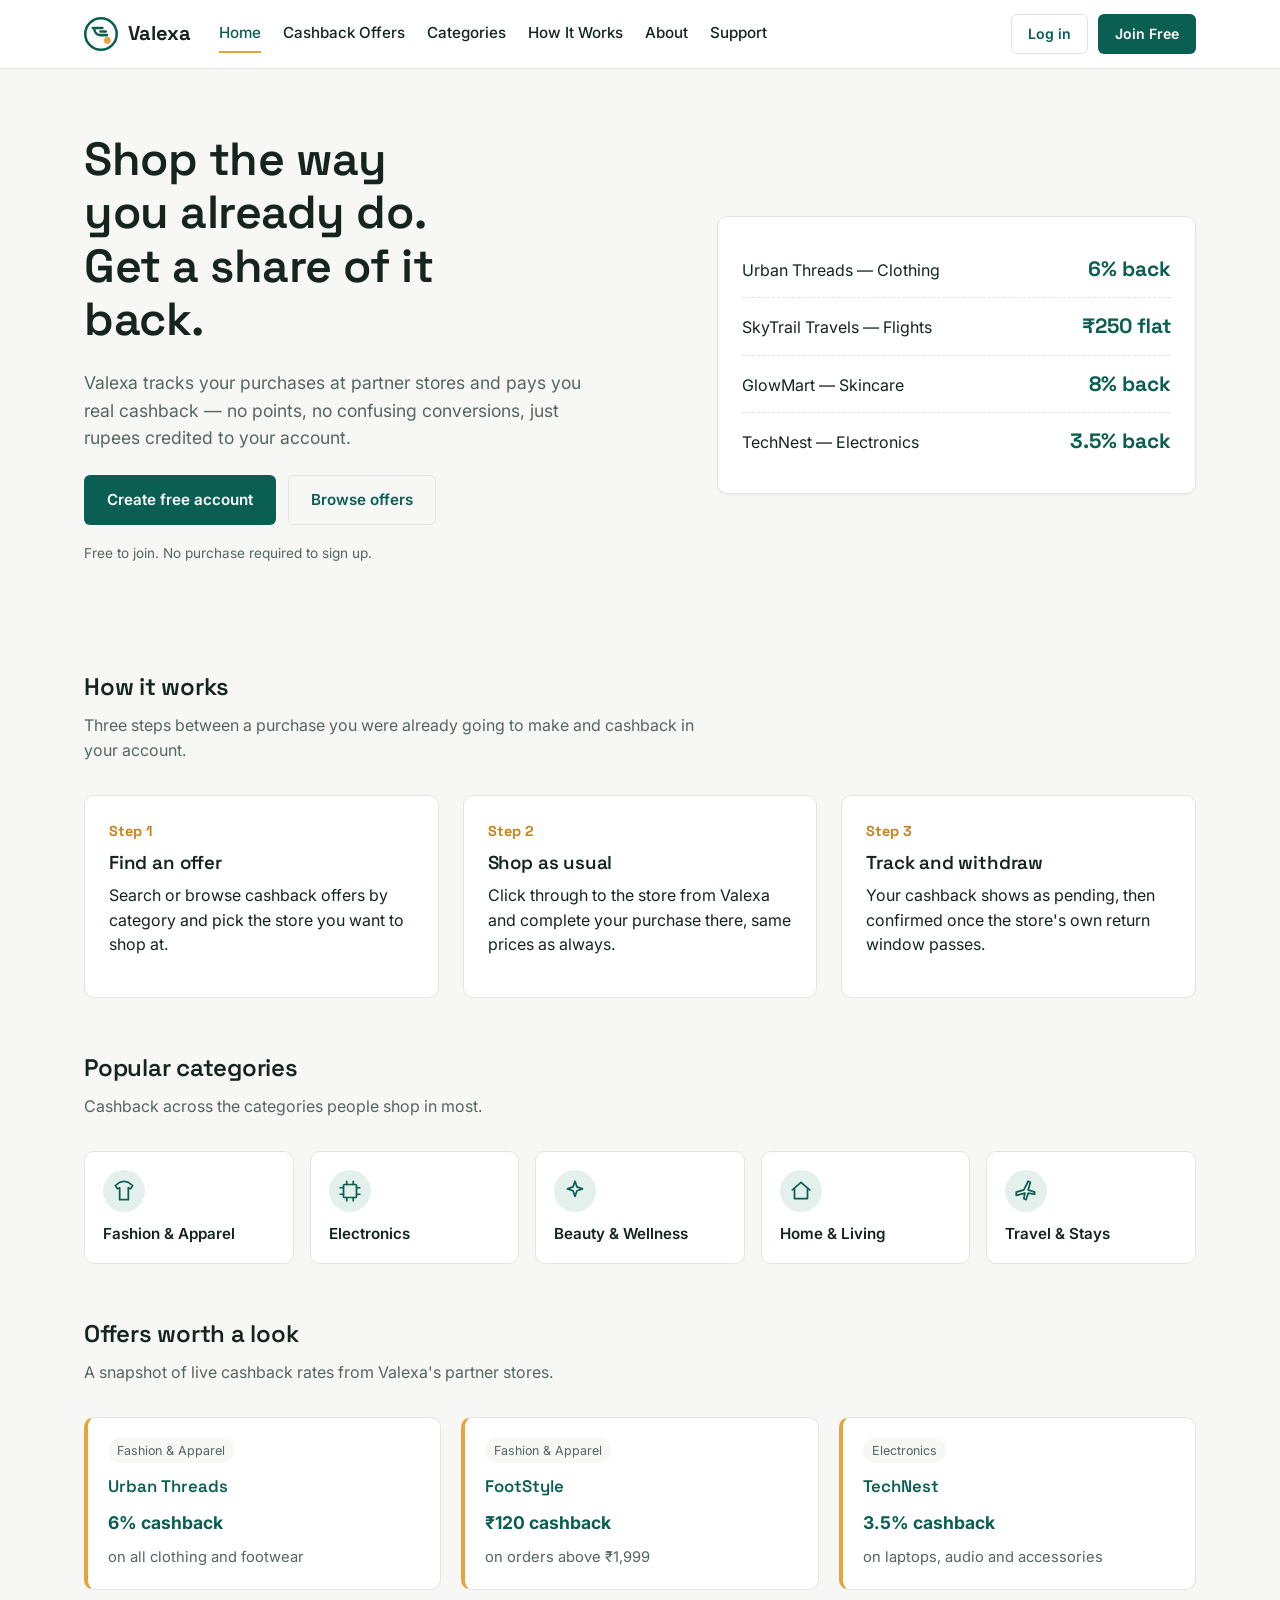
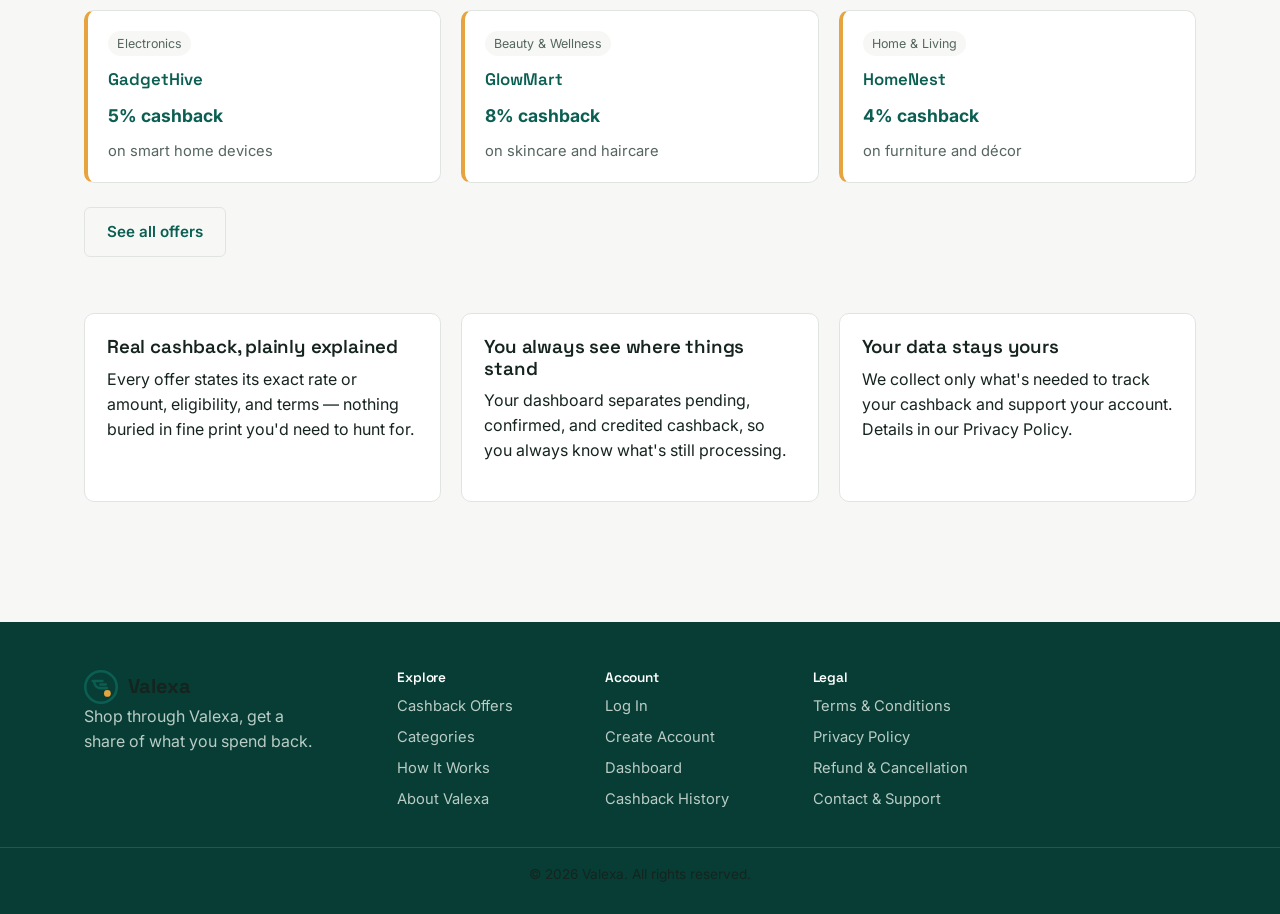
<file: index.html>
<!DOCTYPE html>
<html lang="en">
<head>
<meta charset="UTF-8">
<meta name="viewport" content="width=device-width, initial-scale=1.0">
<title>Valexa — Earn Cashback on Everyday Shopping</title>
<meta name="description" content="Valexa gives you real cashback when you shop through your favourite online stores. Simple to track, transparent about how it works, no hidden conditions.">
<link rel="icon" href="data:,">
<link rel="stylesheet" href="css/style.css">
</head>
<body>

<header class="site-header" id="site-header"></header>

<main>
  <section class="hero">
    <div class="container hero-inner">
      <div>
        <h1>Shop the way you already do. Get a share of it back.</h1>
        <p class="hero-sub">Valexa tracks your purchases at partner stores and pays you real cashback — no points, no confusing conversions, just rupees credited to your account.</p>
        <div class="hero-actions">
          <a href="register.html" class="btn btn-primary">Create free account</a>
          <a href="offers.html" class="btn btn-ghost">Browse offers</a>
        </div>
        <p class="hero-note">Free to join. No purchase required to sign up.</p>
      </div>
      <div class="hero-panel">
        <div class="hero-panel-row"><span>Urban Threads — Clothing</span><span class="amount">6% back</span></div>
        <div class="hero-panel-row"><span>SkyTrail Travels — Flights</span><span class="amount">₹250 flat</span></div>
        <div class="hero-panel-row"><span>GlowMart — Skincare</span><span class="amount">8% back</span></div>
        <div class="hero-panel-row"><span>TechNest — Electronics</span><span class="amount">3.5% back</span></div>
      </div>
    </div>
  </section>

  <section class="section">
    <div class="container">
      <div class="section-head">
        <h2>How it works</h2>
        <p>Three steps between a purchase you were already going to make and cashback in your account.</p>
      </div>
      <div class="steps-grid">
        <div class="step-card">
          <div class="step-num">Step 1</div>
          <h3>Find an offer</h3>
          <p>Search or browse cashback offers by category and pick the store you want to shop at.</p>
        </div>
        <div class="step-card">
          <div class="step-num">Step 2</div>
          <h3>Shop as usual</h3>
          <p>Click through to the store from Valexa and complete your purchase there, same prices as always.</p>
        </div>
        <div class="step-card">
          <div class="step-num">Step 3</div>
          <h3>Track and withdraw</h3>
          <p>Your cashback shows as pending, then confirmed once the store's own return window passes.</p>
        </div>
      </div>
    </div>
  </section>

  <section class="section" style="padding-top:0;">
    <div class="container">
      <div class="section-head">
        <h2>Popular categories</h2>
        <p>Cashback across the categories people shop in most.</p>
      </div>
      <div class="category-grid" id="home-categories"></div>
    </div>
  </section>

  <section class="section" style="padding-top:0;">
    <div class="container">
      <div class="section-head">
        <h2>Offers worth a look</h2>
        <p>A snapshot of live cashback rates from Valexa's partner stores.</p>
      </div>
      <div class="offer-grid" id="home-offers"></div>
      <div style="margin-top:24px;">
        <a href="offers.html" class="btn btn-ghost">See all offers</a>
      </div>
    </div>
  </section>

  <section class="section" style="padding-top:0;">
    <div class="container trust-grid">
      <div class="trust-card">
        <h3>Real cashback, plainly explained</h3>
        <p>Every offer states its exact rate or amount, eligibility, and terms — nothing buried in fine print you'd need to hunt for.</p>
      </div>
      <div class="trust-card">
        <h3>You always see where things stand</h3>
        <p>Your dashboard separates pending, confirmed, and credited cashback, so you always know what's still processing.</p>
      </div>
      <div class="trust-card">
        <h3>Your data stays yours</h3>
        <p>We collect only what's needed to track your cashback and support your account. Details in our Privacy Policy.</p>
      </div>
    </div>
  </section>
</main>

<footer class="site-footer" id="site-footer"></footer>

<script src="js/config.js"></script>
<script src="js/data.js"></script>
<script src="js/auth.js"></script>
<script src="js/app.js"></script>
<script>
  renderLayout("home");

  const catWrap = document.getElementById("home-categories");
  VALEXA_CATEGORIES.slice(0, 5).forEach((cat) => {
    catWrap.insertAdjacentHTML("beforeend", `
      <a class="category-card" href="offers.html?category=${cat.id}">
        <span class="icon-wrap">${categoryIconSVG(cat.icon)}</span>
        <span class="cat-name">${cat.name}</span>
      </a>`);
  });

  const offerWrap = document.getElementById("home-offers");
  VALEXA_OFFERS.slice(0, 6).forEach((offer) => {
    offerWrap.insertAdjacentHTML("beforeend", `
      <a class="offer-card" href="offer-details.html?id=${offer.id}">
        <span class="tag">${getCategoryById(offer.category).name}</span>
        <span class="merchant">${offer.merchant}</span>
        <span class="cashback-value">${formatCashback(offer)}</span>
        <span class="headline">${offer.headline}</span>
      </a>`);
  });
</script>
</body>
</html>
</file>
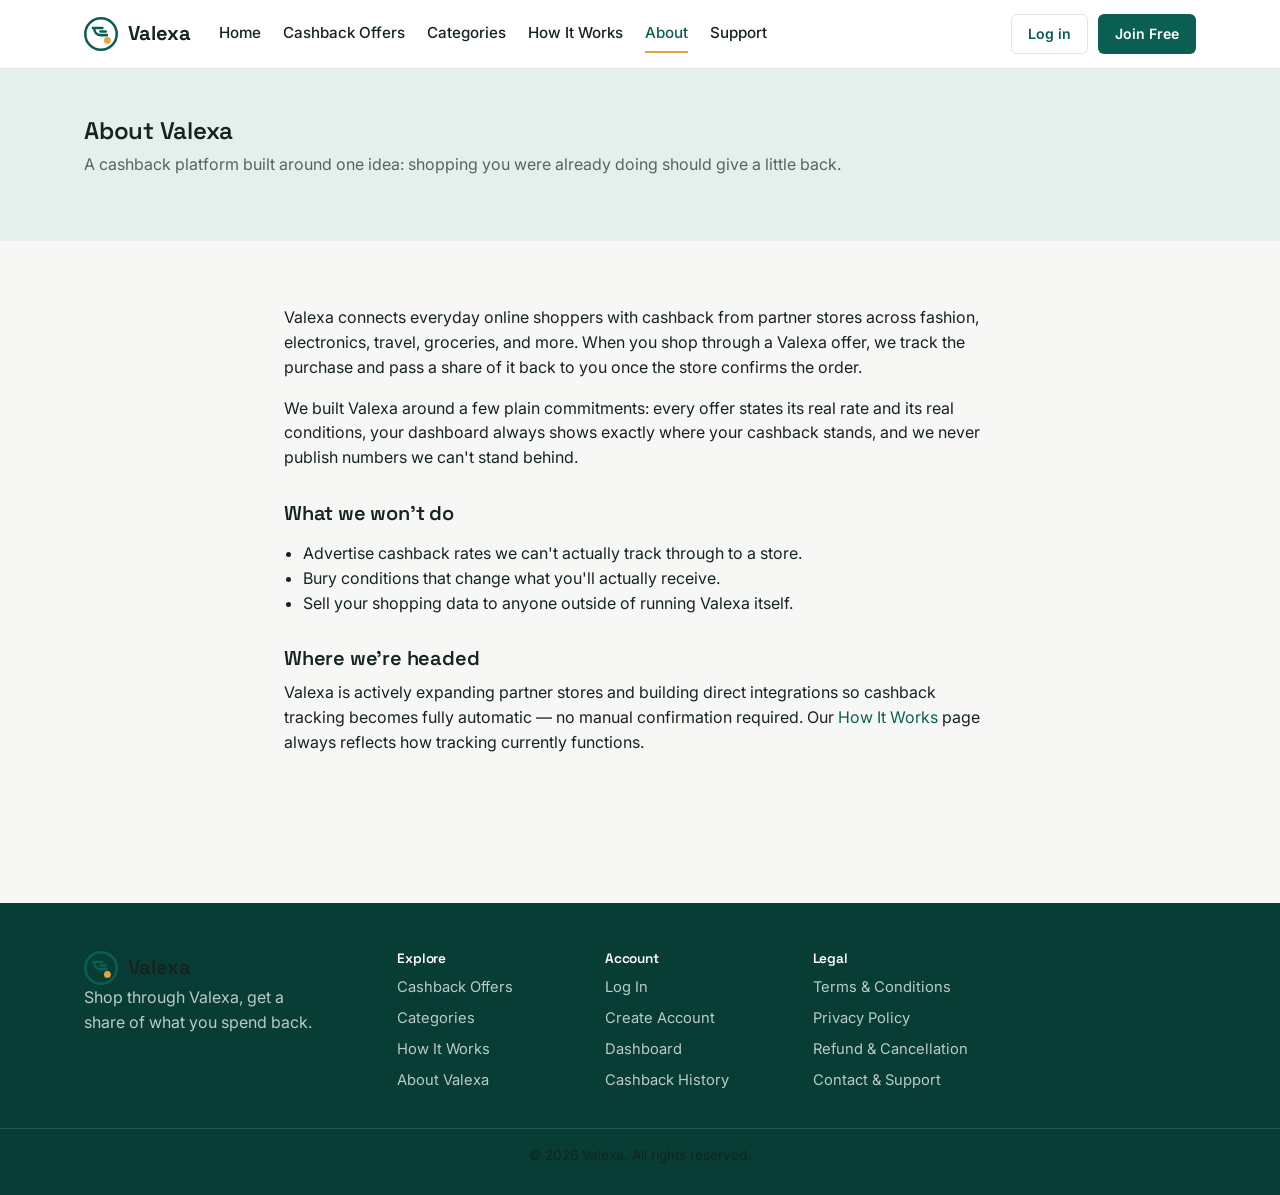
<file: about.html>
<!DOCTYPE html>
<html lang="en">
<head>
<meta charset="UTF-8">
<meta name="viewport" content="width=device-width, initial-scale=1.0">
<title>About Valexa</title>
<meta name="description" content="Valexa is a cashback platform built for Indian online shoppers — simple tracking, clear terms, real cashback.">
<link rel="icon" href="data:,">
<link rel="stylesheet" href="css/style.css">
</head>
<body>

<header class="site-header" id="site-header"></header>

<main>
  <section class="page-hero">
    <div class="container">
      <h1>About Valexa</h1>
      <p class="text-muted">A cashback platform built around one idea: shopping you were already doing should give a little back.</p>
    </div>
  </section>

  <section class="section">
    <div class="container prose">
      <p>Valexa connects everyday online shoppers with cashback from partner stores across fashion, electronics, travel, groceries, and more. When you shop through a Valexa offer, we track the purchase and pass a share of it back to you once the store confirms the order.</p>
      <p>We built Valexa around a few plain commitments: every offer states its real rate and its real conditions, your dashboard always shows exactly where your cashback stands, and we never publish numbers we can't stand behind.</p>

      <div class="detail-block" style="margin-top:32px;">
        <h2>What we won't do</h2>
        <ul>
          <li>Advertise cashback rates we can't actually track through to a store.</li>
          <li>Bury conditions that change what you'll actually receive.</li>
          <li>Sell your shopping data to anyone outside of running Valexa itself.</li>
        </ul>
      </div>

      <div class="detail-block">
        <h2>Where we're headed</h2>
        <p>Valexa is actively expanding partner stores and building direct integrations so cashback tracking becomes fully automatic — no manual confirmation required. Our <a href="how-it-works.html">How It Works</a> page always reflects how tracking currently functions.</p>
      </div>
    </div>
  </section>
</main>

<footer class="site-footer" id="site-footer"></footer>

<script src="js/config.js"></script>
<script src="js/data.js"></script>
<script src="js/auth.js"></script>
<script src="js/app.js"></script>
<script>renderLayout("about");</script>
</body>
</html>
</file>
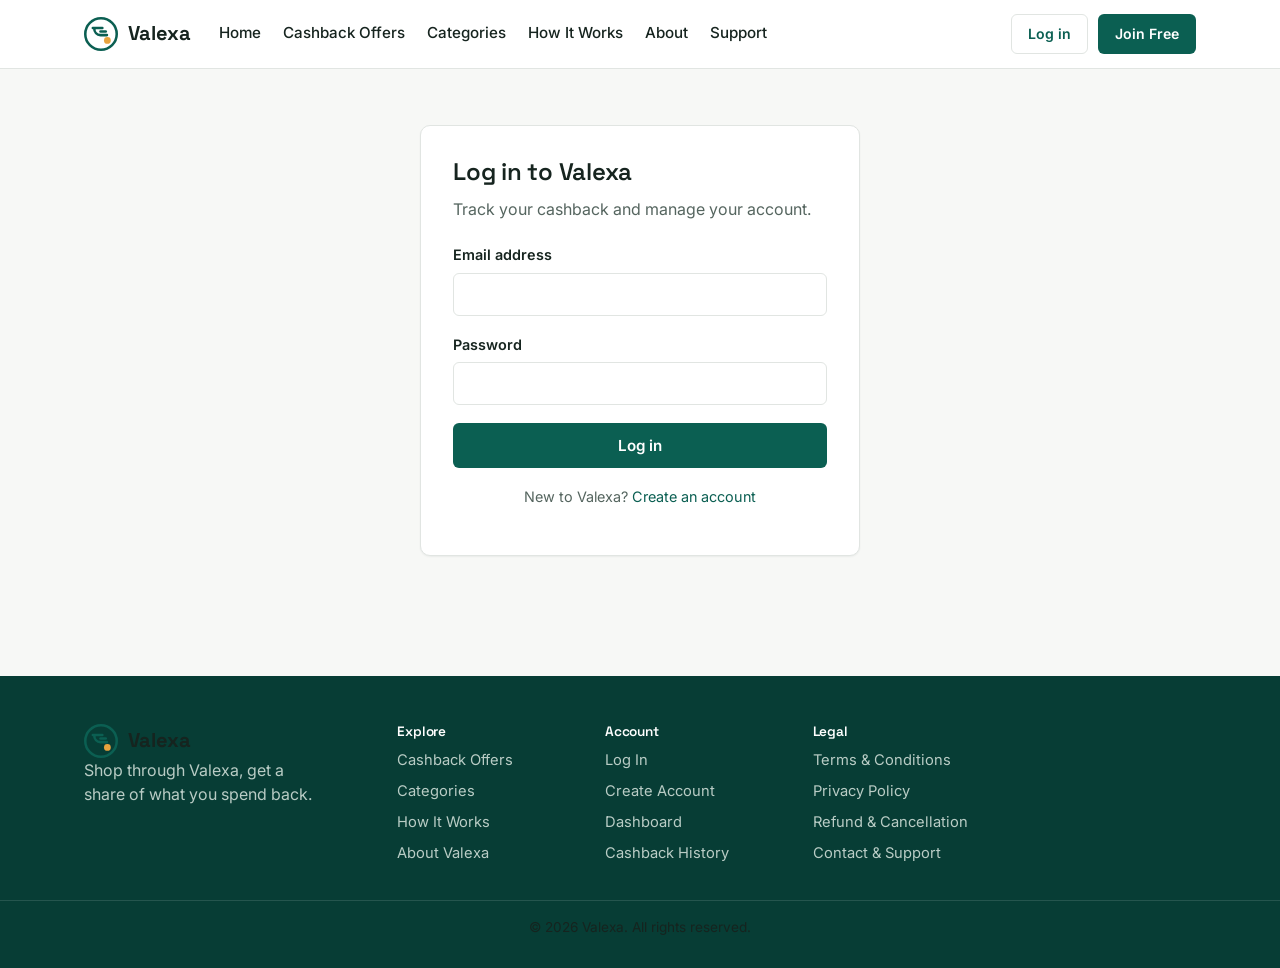
<file: cashback-history.html>
<!DOCTYPE html>
<html lang="en">
<head>
<meta charset="UTF-8">
<meta name="viewport" content="width=device-width, initial-scale=1.0">
<title>Cashback History — Valexa</title>
<link rel="icon" href="data:,">
<link rel="stylesheet" href="css/style.css">
</head>
<body>

<header class="site-header" id="site-header"></header>

<main>
  <section class="section">
    <div class="container">
      <div class="dash-header">
        <div>
          <h1 style="font-size:1.6rem;">Cashback History</h1>
          <p class="text-muted">Every purchase you've confirmed through Valexa, and where it stands.</p>
        </div>
        <select id="status-filter" aria-label="Filter by status">
          <option value="">All statuses</option>
          <option value="pending">Pending</option>
          <option value="confirmed">Confirmed</option>
          <option value="credited">Credited</option>
        </select>
      </div>

      <div class="table-wrap">
        <table class="data-table">
          <thead>
            <tr><th>Store</th><th>Order amount</th><th>Cashback</th><th>Status</th><th>Date</th></tr>
          </thead>
          <tbody id="history-rows"></tbody>
        </table>
      </div>
      <p class="empty-state" id="history-empty" hidden>No cashback records match this filter yet.</p>
    </div>
  </section>
</main>

<footer class="site-footer" id="site-footer"></footer>

<script src="js/config.js"></script>
<script src="js/data.js"></script>
<script src="js/auth.js"></script>
<script src="js/app.js"></script>
<script src="js/history.js"></script>
</body>
</html>
</file>
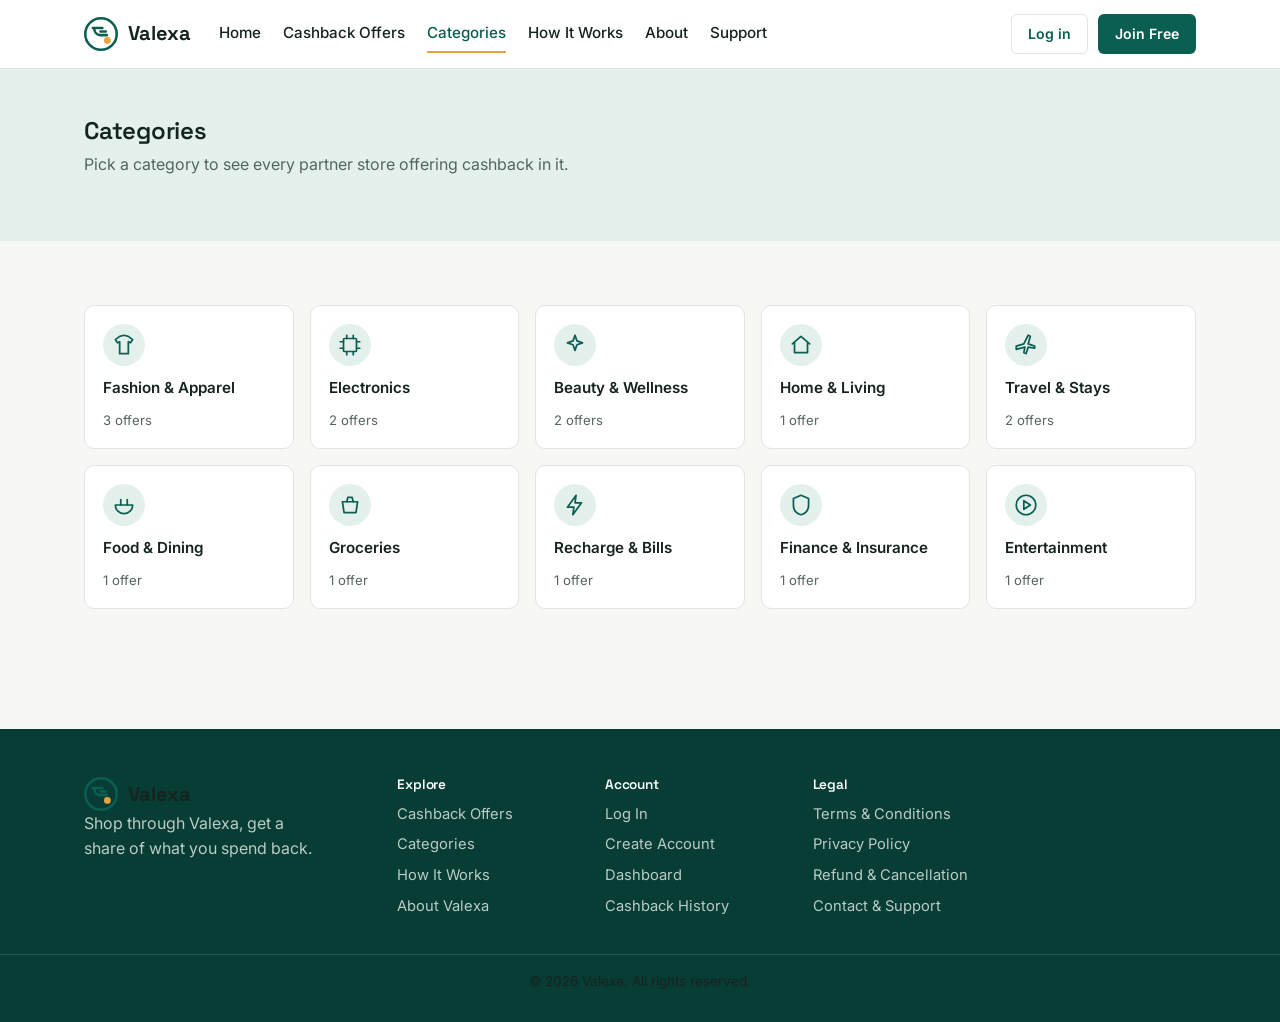
<file: categories.html>
<!DOCTYPE html>
<html lang="en">
<head>
<meta charset="UTF-8">
<meta name="viewport" content="width=device-width, initial-scale=1.0">
<title>Categories — Valexa</title>
<meta name="description" content="Browse Valexa cashback offers by category — fashion, electronics, travel, food, groceries, finance and more.">
<link rel="icon" href="data:,">
<link rel="stylesheet" href="css/style.css">
</head>
<body>

<header class="site-header" id="site-header"></header>

<main>
  <section class="page-hero">
    <div class="container">
      <h1>Categories</h1>
      <p class="text-muted">Pick a category to see every partner store offering cashback in it.</p>
    </div>
  </section>

  <section class="section">
    <div class="container">
      <div class="category-grid" id="all-categories"></div>
    </div>
  </section>
</main>

<footer class="site-footer" id="site-footer"></footer>

<script src="js/config.js"></script>
<script src="js/data.js"></script>
<script src="js/auth.js"></script>
<script src="js/app.js"></script>
<script>
  renderLayout("categories");
  const wrap = document.getElementById("all-categories");
  VALEXA_CATEGORIES.forEach((cat) => {
    const count = VALEXA_OFFERS.filter((o) => o.category === cat.id).length;
    wrap.insertAdjacentHTML("beforeend", `
      <a class="category-card" href="offers.html?category=${cat.id}">
        <span class="icon-wrap">${categoryIconSVG(cat.icon)}</span>
        <span class="cat-name">${cat.name}</span>
        <span class="text-muted" style="font-size:0.82rem;">${count} offer${count === 1 ? "" : "s"}</span>
      </a>`);
  });
</script>
</body>
</html>
</file>
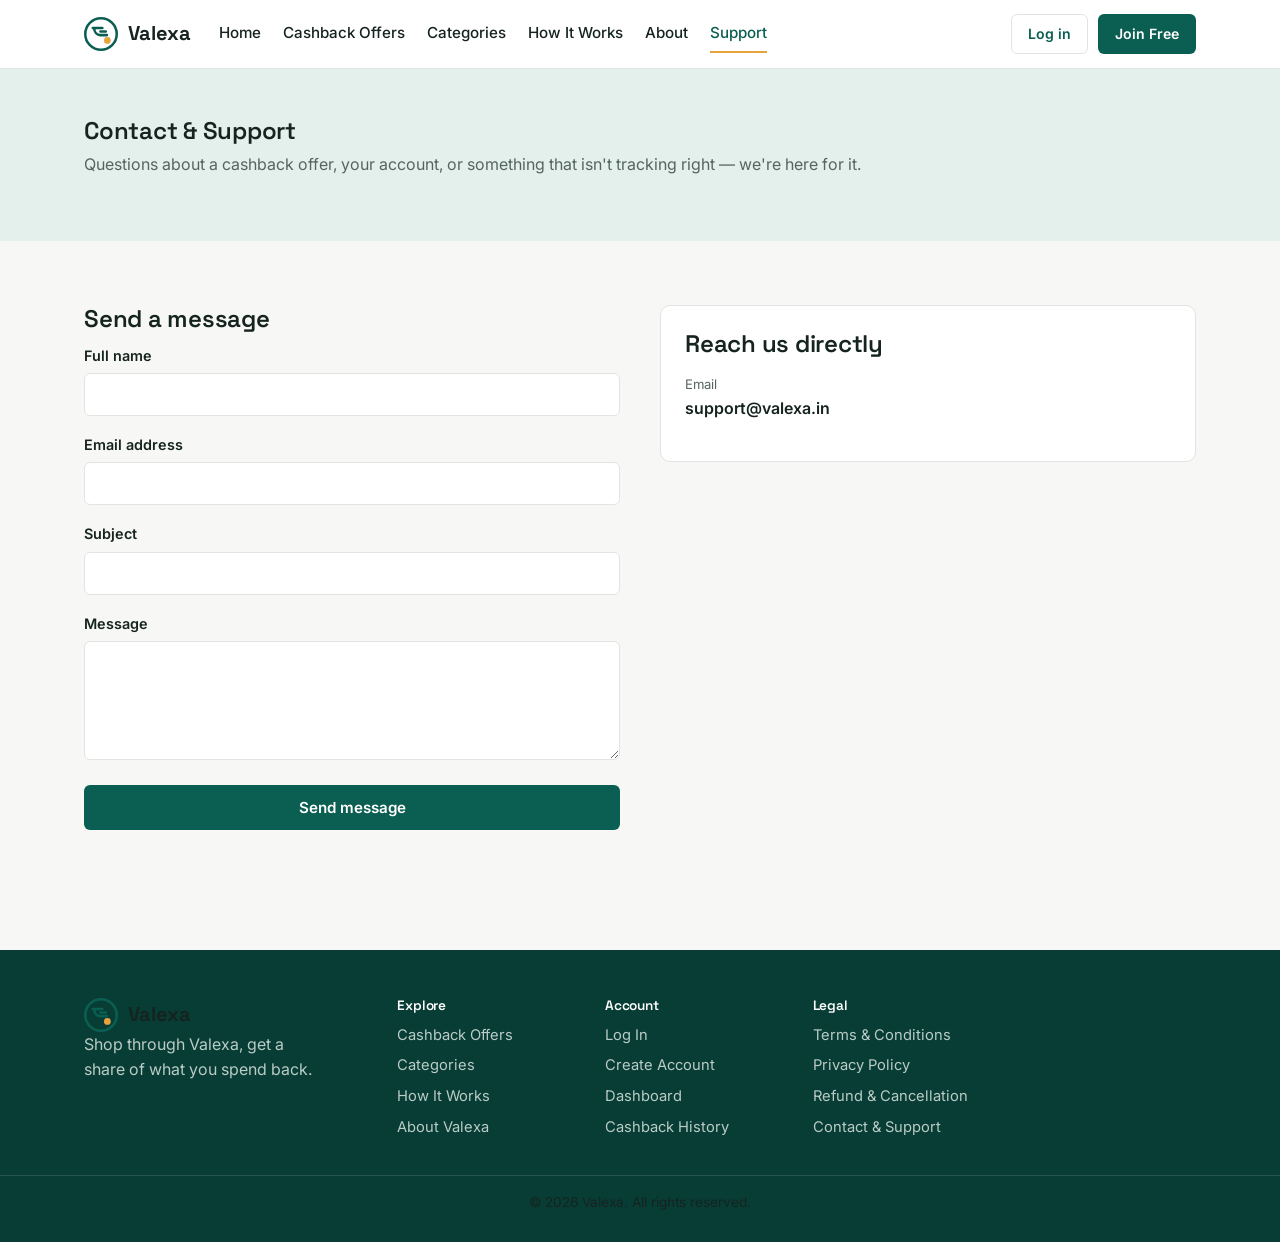
<file: contact.html>
<!DOCTYPE html>
<html lang="en">
<head>
<meta charset="UTF-8">
<meta name="viewport" content="width=device-width, initial-scale=1.0">
<title>Contact & Support — Valexa</title>
<meta name="description" content="Get in touch with Valexa support for help with cashback tracking, your account, or partner offers.">
<link rel="icon" href="data:,">
<link rel="stylesheet" href="css/style.css">
</head>
<body>

<header class="site-header" id="site-header"></header>

<main>
  <section class="page-hero">
    <div class="container">
      <h1>Contact &amp; Support</h1>
      <p class="text-muted">Questions about a cashback offer, your account, or something that isn't tracking right — we're here for it.</p>
    </div>
  </section>

  <section class="section">
    <div class="container contact-grid">
      <div>
        <h2>Send a message</h2>
        <form id="contact-form">
          <div class="form-field" id="field-name">
            <label for="c-name">Full name</label>
            <input type="text" id="c-name" required>
            <p class="field-error">Enter your name.</p>
          </div>
          <div class="form-field" id="field-email">
            <label for="c-email">Email address</label>
            <input type="email" id="c-email" required>
            <p class="field-error">Enter a valid email address.</p>
          </div>
          <div class="form-field" id="field-subject">
            <label for="c-subject">Subject</label>
            <input type="text" id="c-subject" required>
            <p class="field-error">Let us know what this is about.</p>
          </div>
          <div class="form-field" id="field-message">
            <label for="c-message">Message</label>
            <textarea id="c-message" rows="5" required></textarea>
            <p class="field-error">Add a few details so we can help.</p>
          </div>
          <div id="contact-message" class="form-message" hidden></div>
          <button type="submit" class="btn btn-primary btn-block">Send message</button>
        </form>
      </div>

      <div>
        <div class="contact-info-card">
          <h2 style="margin-top:0;">Reach us directly</h2>
          <dl id="contact-info"></dl>
        </div>
      </div>
    </div>
  </section>
</main>

<footer class="site-footer" id="site-footer"></footer>

<script src="js/config.js"></script>
<script src="js/data.js"></script>
<script src="js/auth.js"></script>
<script src="js/app.js"></script>
<script>
  renderLayout("contact");

  const infoEl = document.getElementById("contact-info");
  const rows = [
    ["Email", VALEXA_CONFIG.supportEmail],
    ["Phone", VALEXA_CONFIG.phone],
    ["Address", VALEXA_CONFIG.address],
    ["Opening hours", VALEXA_CONFIG.openingHours],
  ].filter(([, value]) => value);
  infoEl.innerHTML = rows.map(([label, value]) => `<dt>${label}</dt><dd>${value}</dd>`).join("");

  const form = document.getElementById("contact-form");
  const msgEl = document.getElementById("contact-message");

  function setFieldError(fieldId, hasError) {
    document.getElementById(fieldId).classList.toggle("has-error", hasError);
  }

  form.addEventListener("submit", (e) => {
    e.preventDefault();
    clearFormMessage(msgEl);

    const name = document.getElementById("c-name").value.trim();
    const email = document.getElementById("c-email").value.trim();
    const subject = document.getElementById("c-subject").value.trim();
    const message = document.getElementById("c-message").value.trim();

    let valid = true;
    setFieldError("field-name", name.length < 2); if (name.length < 2) valid = false;
    const emailOk = /^[^\s@]+@[^\s@]+\.[^\s@]+$/.test(email);
    setFieldError("field-email", !emailOk); if (!emailOk) valid = false;
    setFieldError("field-subject", subject.length < 3); if (subject.length < 3) valid = false;
    setFieldError("field-message", message.length < 10); if (message.length < 10) valid = false;

    if (!valid) {
      showFormMessage(msgEl, "Please fix the highlighted fields.");
      return;
    }

    showFormMessage(msgEl, "Your message has been sent. Our support team will get back to you by email.", "success");
    form.reset();
  });
</script>
</body>
</html>
</file>
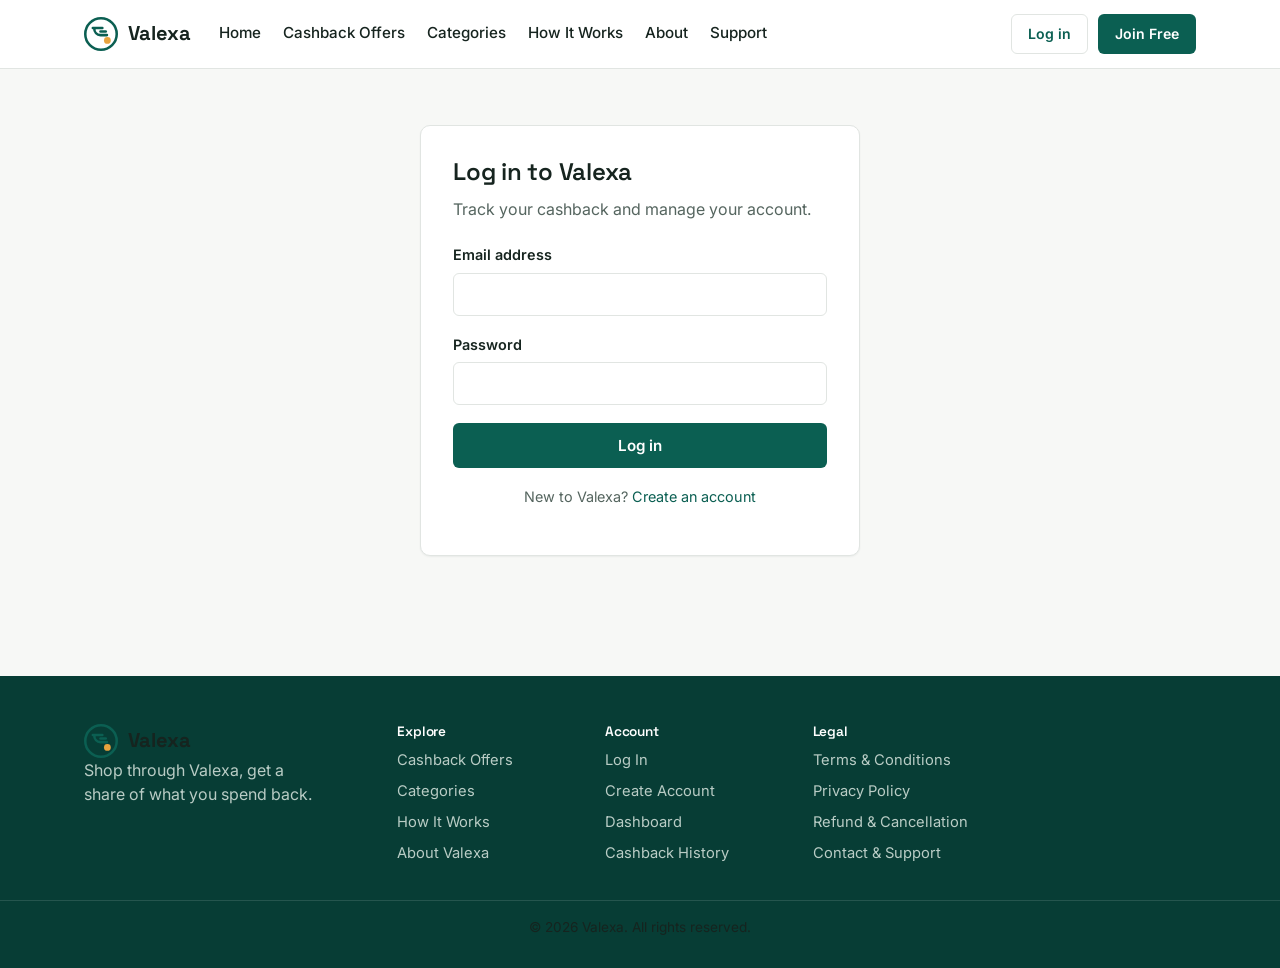
<file: dashboard.html>
<!DOCTYPE html>
<html lang="en">
<head>
<meta charset="UTF-8">
<meta name="viewport" content="width=device-width, initial-scale=1.0">
<title>Dashboard — Valexa</title>
<link rel="icon" href="data:,">
<link rel="stylesheet" href="css/style.css">
</head>
<body>

<header class="site-header" id="site-header"></header>

<main>
  <section class="section">
    <div class="container">
      <div class="dash-header">
        <div>
          <h1 id="dash-greeting" style="font-size:1.6rem;">Welcome back</h1>
          <p class="text-muted">Here's where your cashback stands right now.</p>
        </div>
        <a href="offers.html" class="btn btn-primary">Browse offers</a>
      </div>

      <div class="dash-cards">
        <div class="dash-card">
          <div class="label">Pending cashback</div>
          <div class="value" id="stat-pending">₹0</div>
        </div>
        <div class="dash-card">
          <div class="label">Confirmed cashback</div>
          <div class="value" id="stat-confirmed">₹0</div>
        </div>
        <div class="dash-card is-accent">
          <div class="label">Credited to account</div>
          <div class="value" id="stat-credited">₹0</div>
        </div>
        <div class="dash-card">
          <div class="label">Total orders tracked</div>
          <div class="value" id="stat-total">0</div>
        </div>
      </div>

      <div class="dash-header">
        <h2 style="font-size:1.2rem; margin:0;">Recent activity</h2>
        <a href="cashback-history.html" class="btn btn-ghost btn-sm">View full history</a>
      </div>
      <div class="table-wrap">
        <table class="data-table">
          <thead>
            <tr><th>Store</th><th>Order amount</th><th>Cashback</th><th>Status</th><th>Date</th></tr>
          </thead>
          <tbody id="recent-rows"></tbody>
        </table>
      </div>
      <p class="empty-state" id="dash-empty" hidden>No cashback tracked yet. Browse offers and confirm your first purchase to see it here.</p>
    </div>
  </section>
</main>

<footer class="site-footer" id="site-footer"></footer>

<script src="js/config.js"></script>
<script src="js/data.js"></script>
<script src="js/auth.js"></script>
<script src="js/app.js"></script>
<script src="js/dashboard.js"></script>
</body>
</html>
</file>
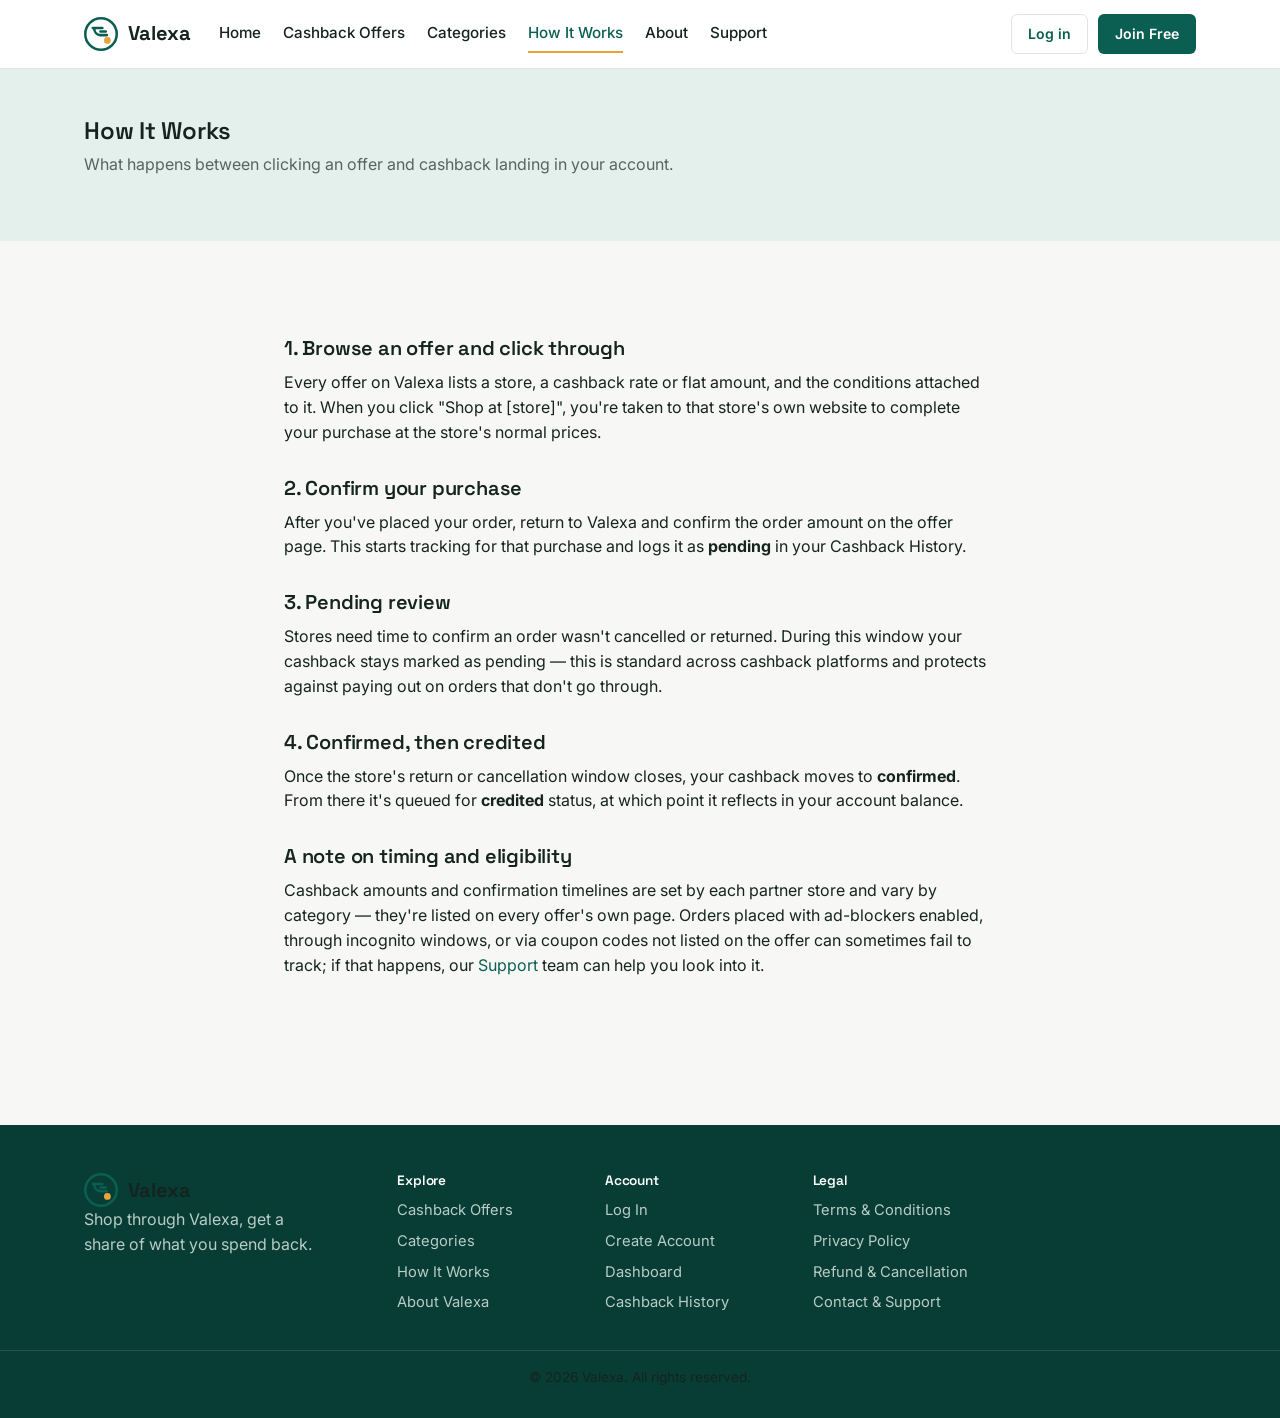
<file: how-it-works.html>
<!DOCTYPE html>
<html lang="en">
<head>
<meta charset="UTF-8">
<meta name="viewport" content="width=device-width, initial-scale=1.0">
<title>How It Works — Valexa</title>
<meta name="description" content="How Valexa cashback tracking works, from clicking through to a store to cashback being credited to your account.">
<link rel="icon" href="data:,">
<link rel="stylesheet" href="css/style.css">
</head>
<body>

<header class="site-header" id="site-header"></header>

<main>
  <section class="page-hero">
    <div class="container">
      <h1>How It Works</h1>
      <p class="text-muted">What happens between clicking an offer and cashback landing in your account.</p>
    </div>
  </section>

  <section class="section">
    <div class="container prose">
      <div class="detail-block">
        <h2>1. Browse an offer and click through</h2>
        <p>Every offer on Valexa lists a store, a cashback rate or flat amount, and the conditions attached to it. When you click "Shop at [store]", you're taken to that store's own website to complete your purchase at the store's normal prices.</p>
      </div>
      <div class="detail-block">
        <h2>2. Confirm your purchase</h2>
        <p>After you've placed your order, return to Valexa and confirm the order amount on the offer page. This starts tracking for that purchase and logs it as <strong>pending</strong> in your Cashback History.</p>
      </div>
      <div class="detail-block">
        <h2>3. Pending review</h2>
        <p>Stores need time to confirm an order wasn't cancelled or returned. During this window your cashback stays marked as pending — this is standard across cashback platforms and protects against paying out on orders that don't go through.</p>
      </div>
      <div class="detail-block">
        <h2>4. Confirmed, then credited</h2>
        <p>Once the store's return or cancellation window closes, your cashback moves to <strong>confirmed</strong>. From there it's queued for <strong>credited</strong> status, at which point it reflects in your account balance.</p>
      </div>
      <div class="detail-block">
        <h2>A note on timing and eligibility</h2>
        <p>Cashback amounts and confirmation timelines are set by each partner store and vary by category — they're listed on every offer's own page. Orders placed with ad-blockers enabled, through incognito windows, or via coupon codes not listed on the offer can sometimes fail to track; if that happens, our <a href="contact.html">Support</a> team can help you look into it.</p>
      </div>
    </div>
  </section>
</main>

<footer class="site-footer" id="site-footer"></footer>

<script src="js/config.js"></script>
<script src="js/data.js"></script>
<script src="js/auth.js"></script>
<script src="js/app.js"></script>
<script>renderLayout("how");</script>
</body>
</html>
</file>
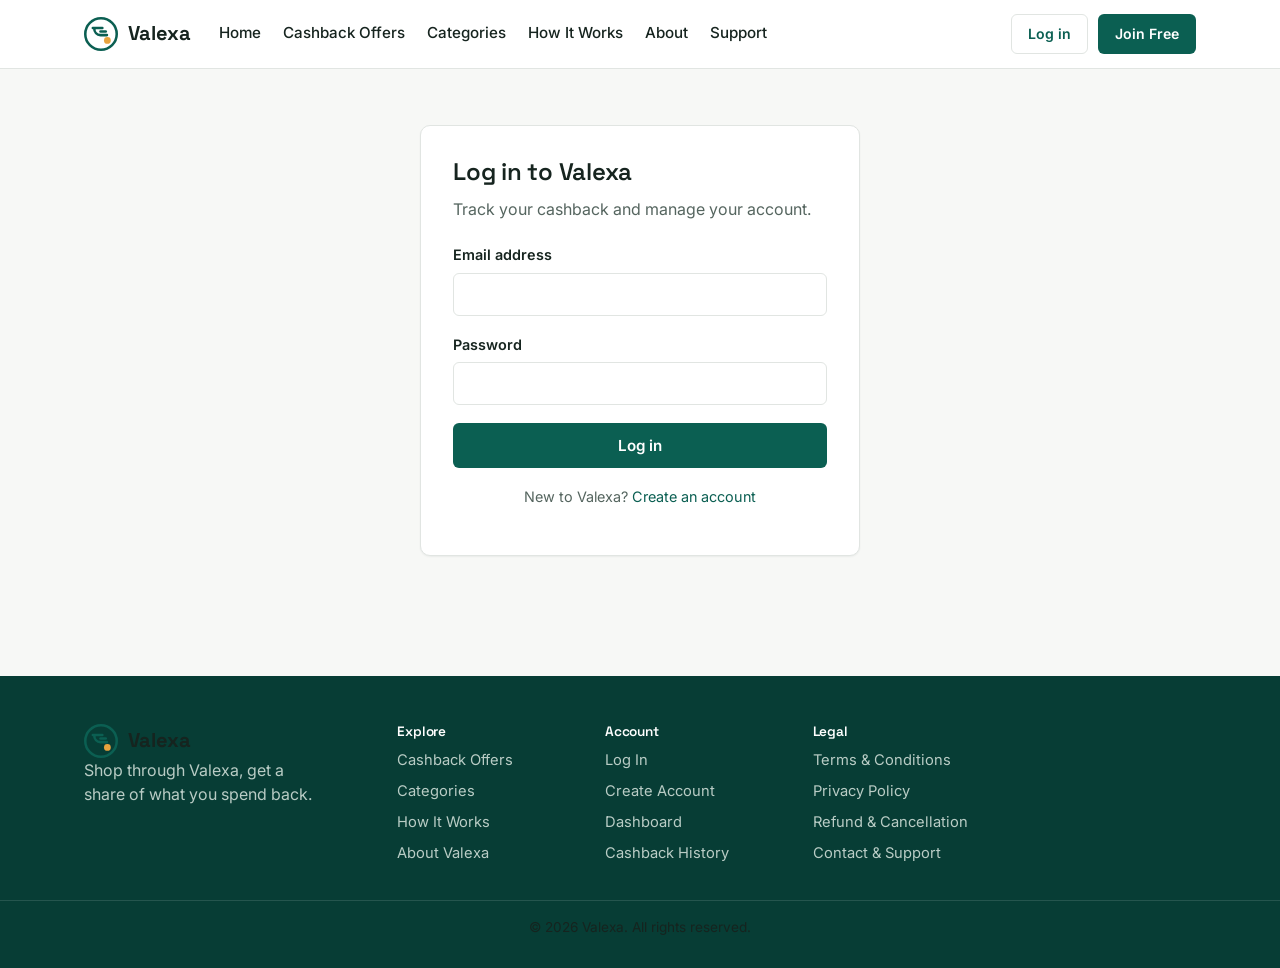
<file: login.html>
<!DOCTYPE html>
<html lang="en">
<head>
<meta charset="UTF-8">
<meta name="viewport" content="width=device-width, initial-scale=1.0">
<title>Log In — Valexa</title>
<link rel="icon" href="data:,">
<link rel="stylesheet" href="css/style.css">
</head>
<body>

<header class="site-header" id="site-header"></header>

<main>
  <section class="section">
    <div class="container">
      <div class="form-card">
        <h1 style="font-size:1.5rem;">Log in to Valexa</h1>
        <p class="text-muted" style="margin-bottom:22px;">Track your cashback and manage your account.</p>

        <div id="login-message" class="form-message" hidden></div>

        <form id="login-form">
          <div class="form-field">
            <label for="email">Email address</label>
            <input type="email" id="email" required autocomplete="email">
          </div>
          <div class="form-field">
            <label for="password">Password</label>
            <input type="password" id="password" required autocomplete="current-password">
          </div>
          <button type="submit" class="btn btn-primary btn-block">Log in</button>
        </form>

        <p class="form-foot">New to Valexa? <a href="register.html">Create an account</a></p>
      </div>
    </div>
  </section>
</main>

<footer class="site-footer" id="site-footer"></footer>

<script src="js/config.js"></script>
<script src="js/data.js"></script>
<script src="js/auth.js"></script>
<script src="js/app.js"></script>
<script>
  renderLayout("");
  if (getCurrentUser()) window.location.href = "dashboard.html";

  const form = document.getElementById("login-form");
  const msgEl = document.getElementById("login-message");

  form.addEventListener("submit", async (e) => {
    e.preventDefault();
    clearFormMessage(msgEl);
    const submitBtn = form.querySelector("button[type=submit]");
    submitBtn.disabled = true;

    const result = await loginUser({
      email: document.getElementById("email").value,
      password: document.getElementById("password").value,
    });

    submitBtn.disabled = false;
    if (!result.ok) {
      showFormMessage(msgEl, result.error);
      return;
    }
    const next = new URLSearchParams(window.location.search).get("next");
    window.location.href = next || "dashboard.html";
  });
</script>
</body>
</html>
</file>
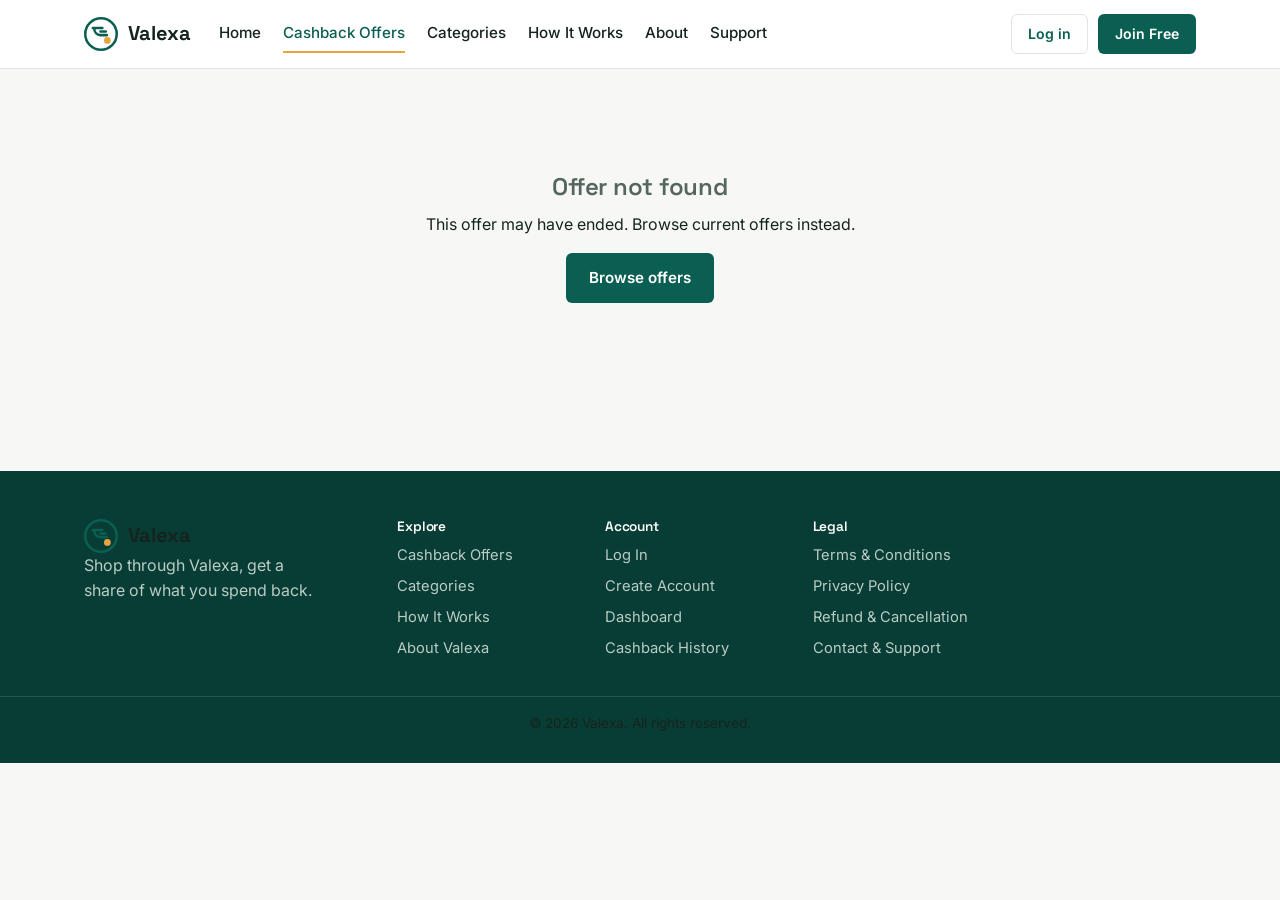
<file: offer-details.html>
<!DOCTYPE html>
<html lang="en">
<head>
<meta charset="UTF-8">
<meta name="viewport" content="width=device-width, initial-scale=1.0">
<title>Offer Details — Valexa</title>
<link rel="icon" href="data:,">
<link rel="stylesheet" href="css/style.css">
</head>
<body>

<header class="site-header" id="site-header"></header>

<main>
  <section class="section" id="offer-content">
    <div class="container">Loading offer…</div>
  </section>
</main>

<footer class="site-footer" id="site-footer"></footer>

<script src="js/config.js"></script>
<script src="js/data.js"></script>
<script src="js/auth.js"></script>
<script src="js/app.js"></script>
<script src="js/offer-details.js"></script>
</body>
</html>
</file>
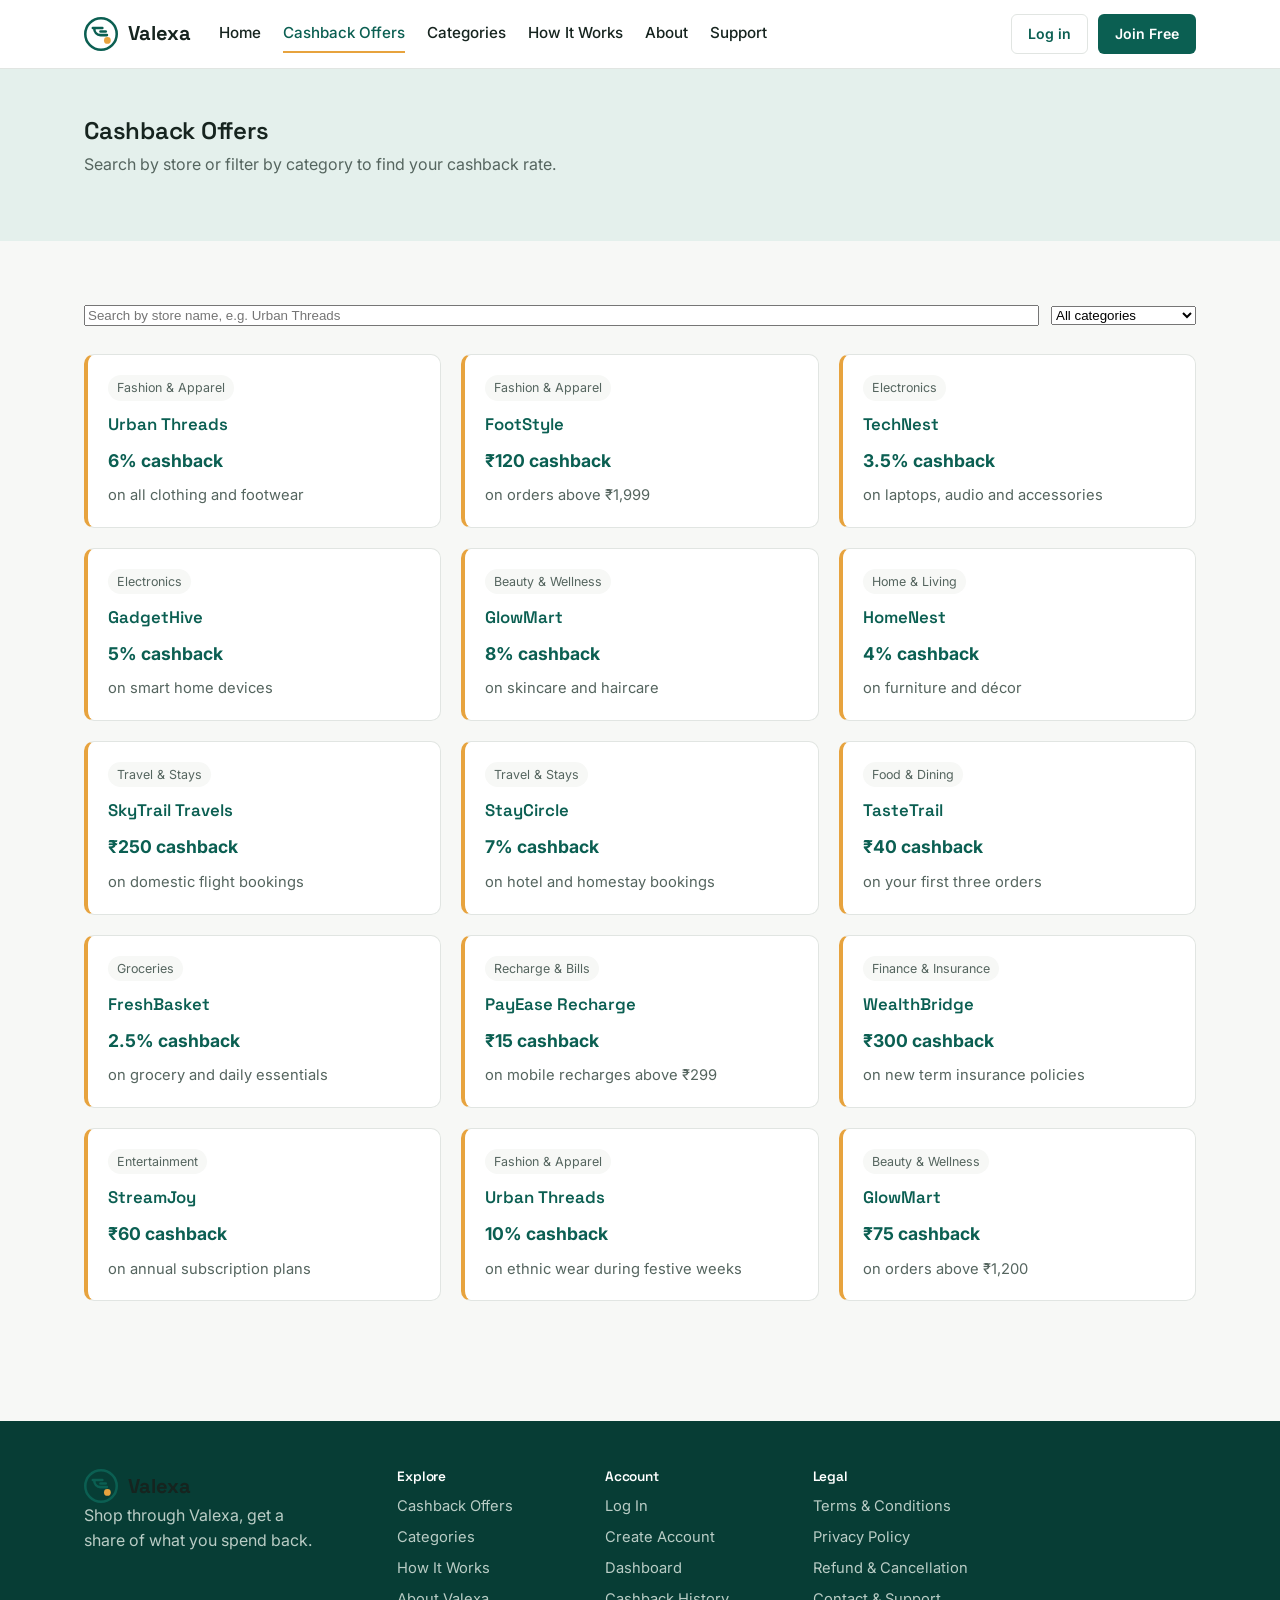
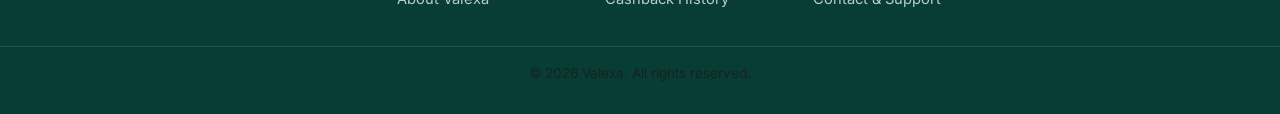
<file: offers.html>
<!DOCTYPE html>
<html lang="en">
<head>
<meta charset="UTF-8">
<meta name="viewport" content="width=device-width, initial-scale=1.0">
<title>Cashback Offers — Valexa</title>
<meta name="description" content="Browse and search live cashback offers from Valexa's partner stores across fashion, electronics, travel, food and more.">
<link rel="icon" href="data:,">
<link rel="stylesheet" href="css/style.css">
</head>
<body>

<header class="site-header" id="site-header"></header>

<main>
  <section class="page-hero">
    <div class="container">
      <h1>Cashback Offers</h1>
      <p class="text-muted">Search by store or filter by category to find your cashback rate.</p>
    </div>
  </section>

  <section class="section">
    <div class="container">
      <div class="offers-toolbar">
        <input type="search" id="offer-search" placeholder="Search by store name, e.g. Urban Threads" aria-label="Search offers">
        <select id="category-filter" aria-label="Filter by category">
          <option value="">All categories</option>
        </select>
      </div>
      <div class="offer-grid" id="offer-results"></div>
      <div class="empty-state" id="empty-state" hidden>No offers match your search. Try a different store name or category.</div>
    </div>
  </section>
</main>

<footer class="site-footer" id="site-footer"></footer>

<script src="js/config.js"></script>
<script src="js/data.js"></script>
<script src="js/auth.js"></script>
<script src="js/app.js"></script>
<script src="js/offers.js"></script>
</body>
</html>
</file>
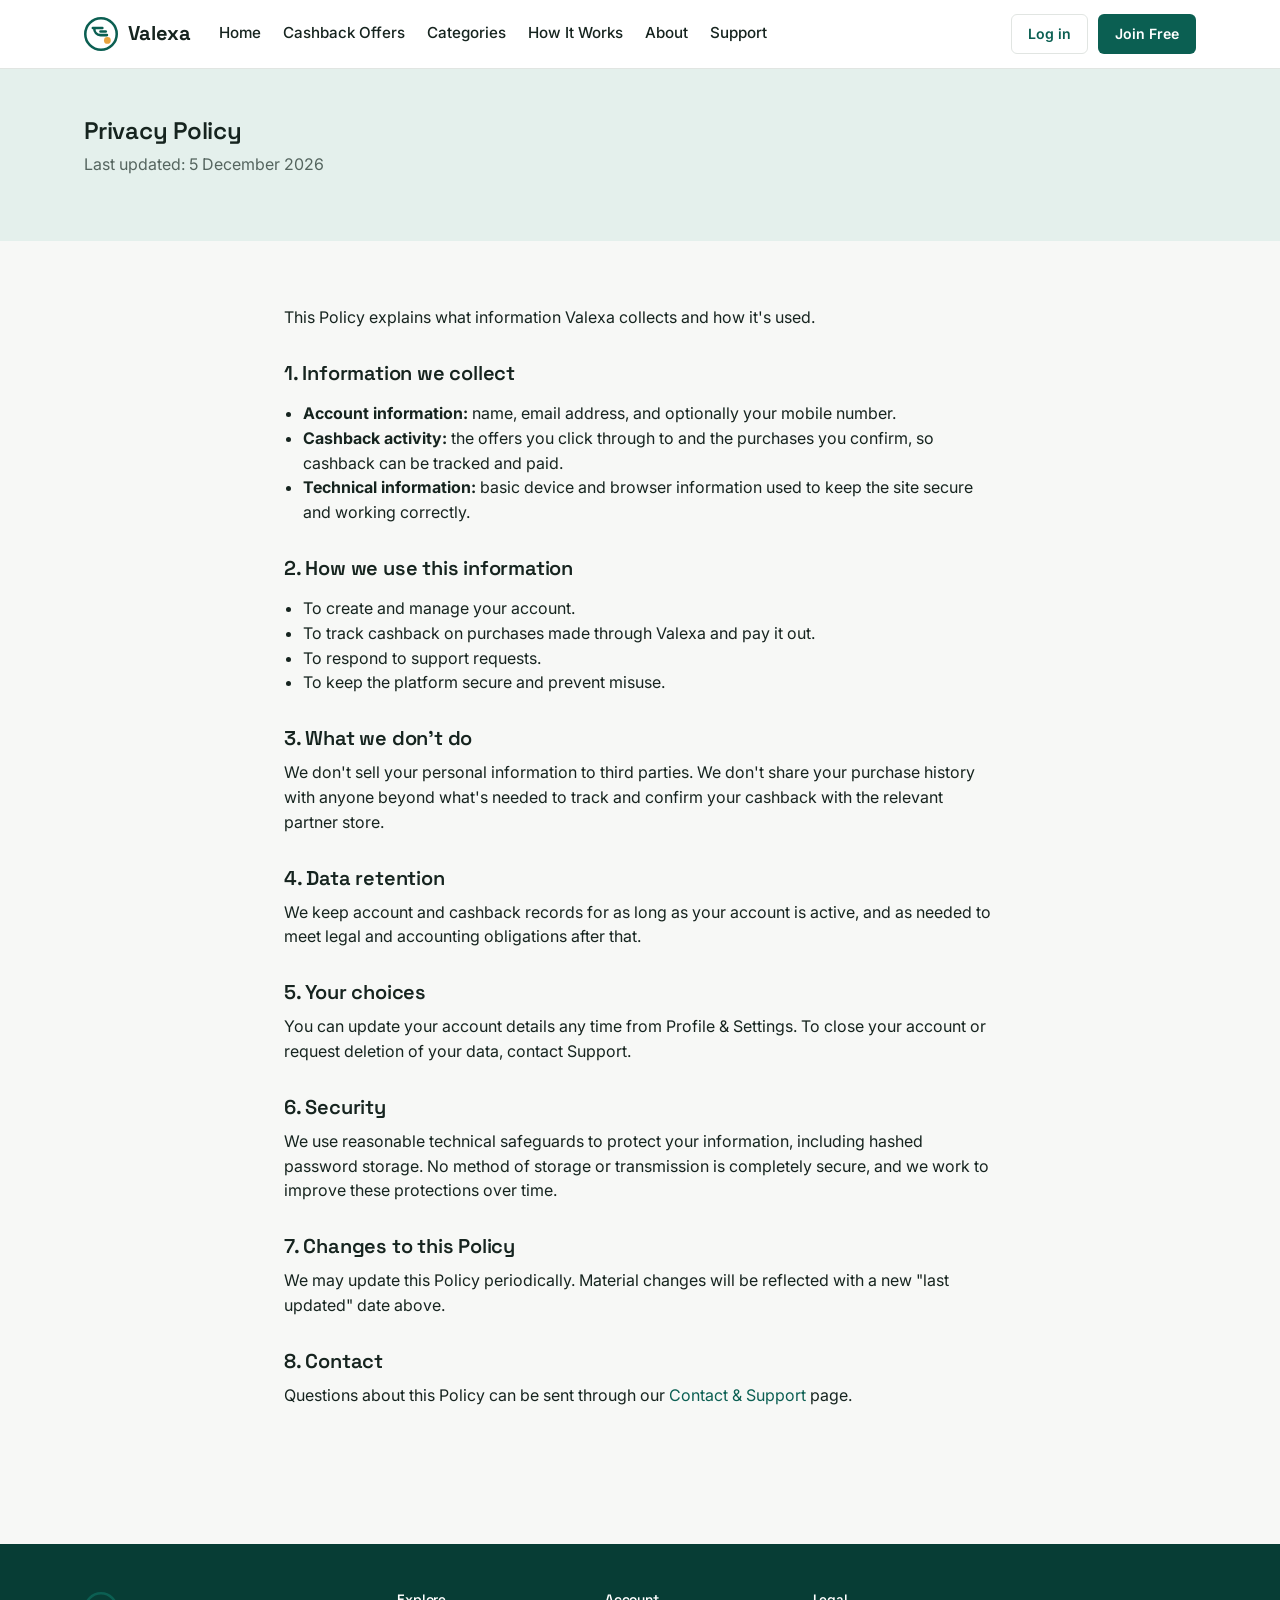
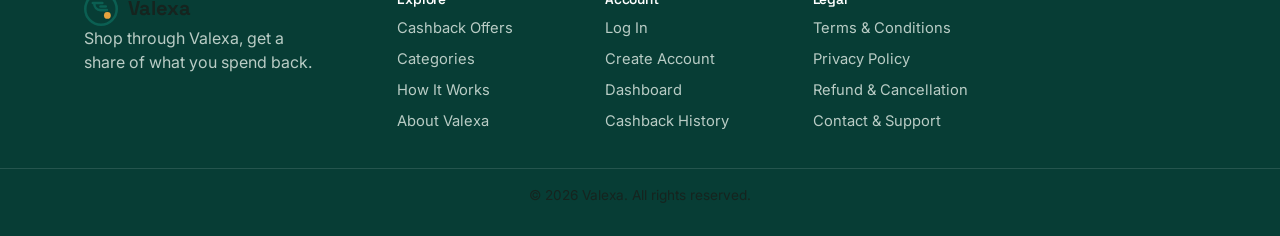
<file: privacy.html>
<!DOCTYPE html>
<html lang="en">
<head>
<meta charset="UTF-8">
<meta name="viewport" content="width=device-width, initial-scale=1.0">
<title>Privacy Policy — Valexa</title>
<link rel="icon" href="data:,">
<link rel="stylesheet" href="css/style.css">
</head>
<body>

<header class="site-header" id="site-header"></header>

<main>
  <section class="page-hero">
    <div class="container">
      <h1>Privacy Policy</h1>
      <p class="text-muted">Last updated: <span id="privacy-date"></span></p>
    </div>
  </section>

  <section class="section">
    <div class="container prose">
      <p>This Policy explains what information Valexa collects and how it's used.</p>

      <h2>1. Information we collect</h2>
      <ul>
        <li><strong>Account information:</strong> name, email address, and optionally your mobile number.</li>
        <li><strong>Cashback activity:</strong> the offers you click through to and the purchases you confirm, so cashback can be tracked and paid.</li>
        <li><strong>Technical information:</strong> basic device and browser information used to keep the site secure and working correctly.</li>
      </ul>

      <h2>2. How we use this information</h2>
      <ul>
        <li>To create and manage your account.</li>
        <li>To track cashback on purchases made through Valexa and pay it out.</li>
        <li>To respond to support requests.</li>
        <li>To keep the platform secure and prevent misuse.</li>
      </ul>

      <h2>3. What we don't do</h2>
      <p>We don't sell your personal information to third parties. We don't share your purchase history with anyone beyond what's needed to track and confirm your cashback with the relevant partner store.</p>

      <h2>4. Data retention</h2>
      <p>We keep account and cashback records for as long as your account is active, and as needed to meet legal and accounting obligations after that.</p>

      <h2>5. Your choices</h2>
      <p>You can update your account details any time from Profile &amp; Settings. To close your account or request deletion of your data, contact Support.</p>

      <h2>6. Security</h2>
      <p>We use reasonable technical safeguards to protect your information, including hashed password storage. No method of storage or transmission is completely secure, and we work to improve these protections over time.</p>

      <h2>7. Changes to this Policy</h2>
      <p>We may update this Policy periodically. Material changes will be reflected with a new "last updated" date above.</p>

      <h2>8. Contact</h2>
      <p>Questions about this Policy can be sent through our <a href="contact.html">Contact &amp; Support</a> page.</p>
    </div>
  </section>
</main>

<footer class="site-footer" id="site-footer"></footer>

<script src="js/config.js"></script>
<script src="js/data.js"></script>
<script src="js/auth.js"></script>
<script src="js/app.js"></script>
<script>
  renderLayout("");
  document.getElementById("privacy-date").textContent = new Date().toLocaleDateString("en-IN", { day: "numeric", month: "long", year: "numeric" });
</script>
</body>
</html>
</file>
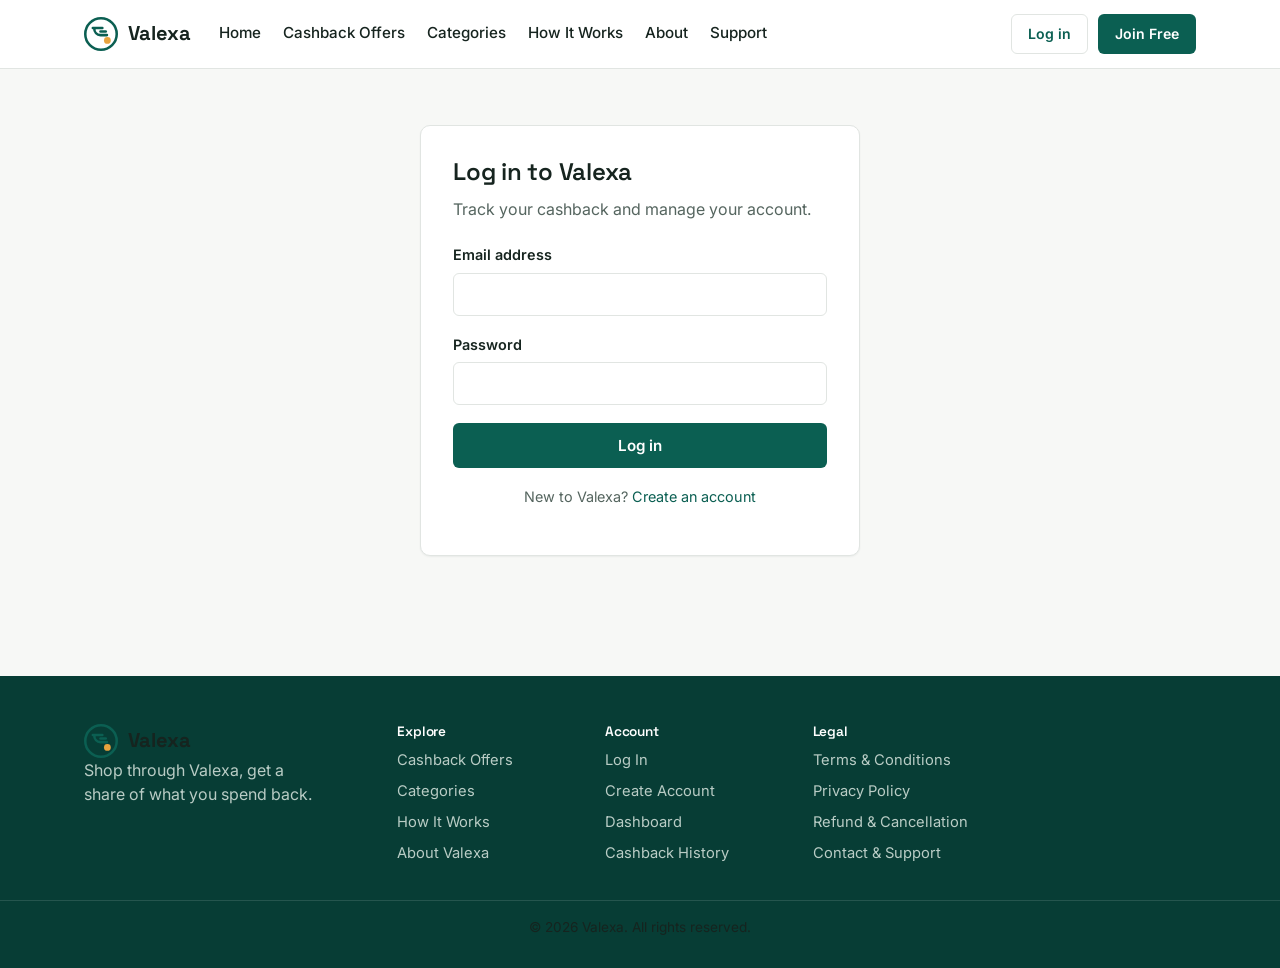
<file: profile.html>
<!DOCTYPE html>
<html lang="en">
<head>
<meta charset="UTF-8">
<meta name="viewport" content="width=device-width, initial-scale=1.0">
<title>Profile & Settings — Valexa</title>
<link rel="icon" href="data:,">
<link rel="stylesheet" href="css/style.css">
</head>
<body>

<header class="site-header" id="site-header"></header>

<main>
  <section class="section">
    <div class="container">
      <h1 style="font-size:1.6rem;">Profile &amp; Settings</h1>
      <p class="text-muted" style="margin-bottom:28px;">Keep your details current so cashback confirmations reach you.</p>

      <div style="display:grid; grid-template-columns: 1fr 1fr; gap:24px;" class="profile-grid">
        <div class="form-card" style="margin:0;">
          <h2 style="font-size:1.1rem;">Account details</h2>
          <div id="profile-message" class="form-message" hidden></div>
          <form id="profile-form">
            <div class="form-field">
              <label for="p-name">Full name</label>
              <input type="text" id="p-name" required>
            </div>
            <div class="form-field">
              <label for="p-email">Email address</label>
              <input type="email" id="p-email" disabled>
              <p class="form-hint">Email addresses can't be changed here yet — contact Support if you need this updated.</p>
            </div>
            <div class="form-field">
              <label for="p-phone">Mobile number</label>
              <input type="tel" id="p-phone" placeholder="10-digit number">
            </div>
            <button type="submit" class="btn btn-primary">Save changes</button>
          </form>
        </div>

        <div class="form-card" style="margin:0;">
          <h2 style="font-size:1.1rem;">Change password</h2>
          <div id="password-message" class="form-message" hidden></div>
          <form id="password-form">
            <div class="form-field">
              <label for="current-password">Current password</label>
              <input type="password" id="current-password" required>
            </div>
            <div class="form-field">
              <label for="new-password">New password</label>
              <input type="password" id="new-password" required>
              <p class="form-hint">At least 8 characters.</p>
            </div>
            <button type="submit" class="btn btn-primary">Update password</button>
          </form>
        </div>
      </div>
      <style>@media (max-width:760px){.profile-grid{grid-template-columns:1fr !important;}}</style>
    </div>
  </section>
</main>

<footer class="site-footer" id="site-footer"></footer>

<script src="js/config.js"></script>
<script src="js/data.js"></script>
<script src="js/auth.js"></script>
<script src="js/app.js"></script>
<script src="js/profile.js"></script>
</body>
</html>
</file>
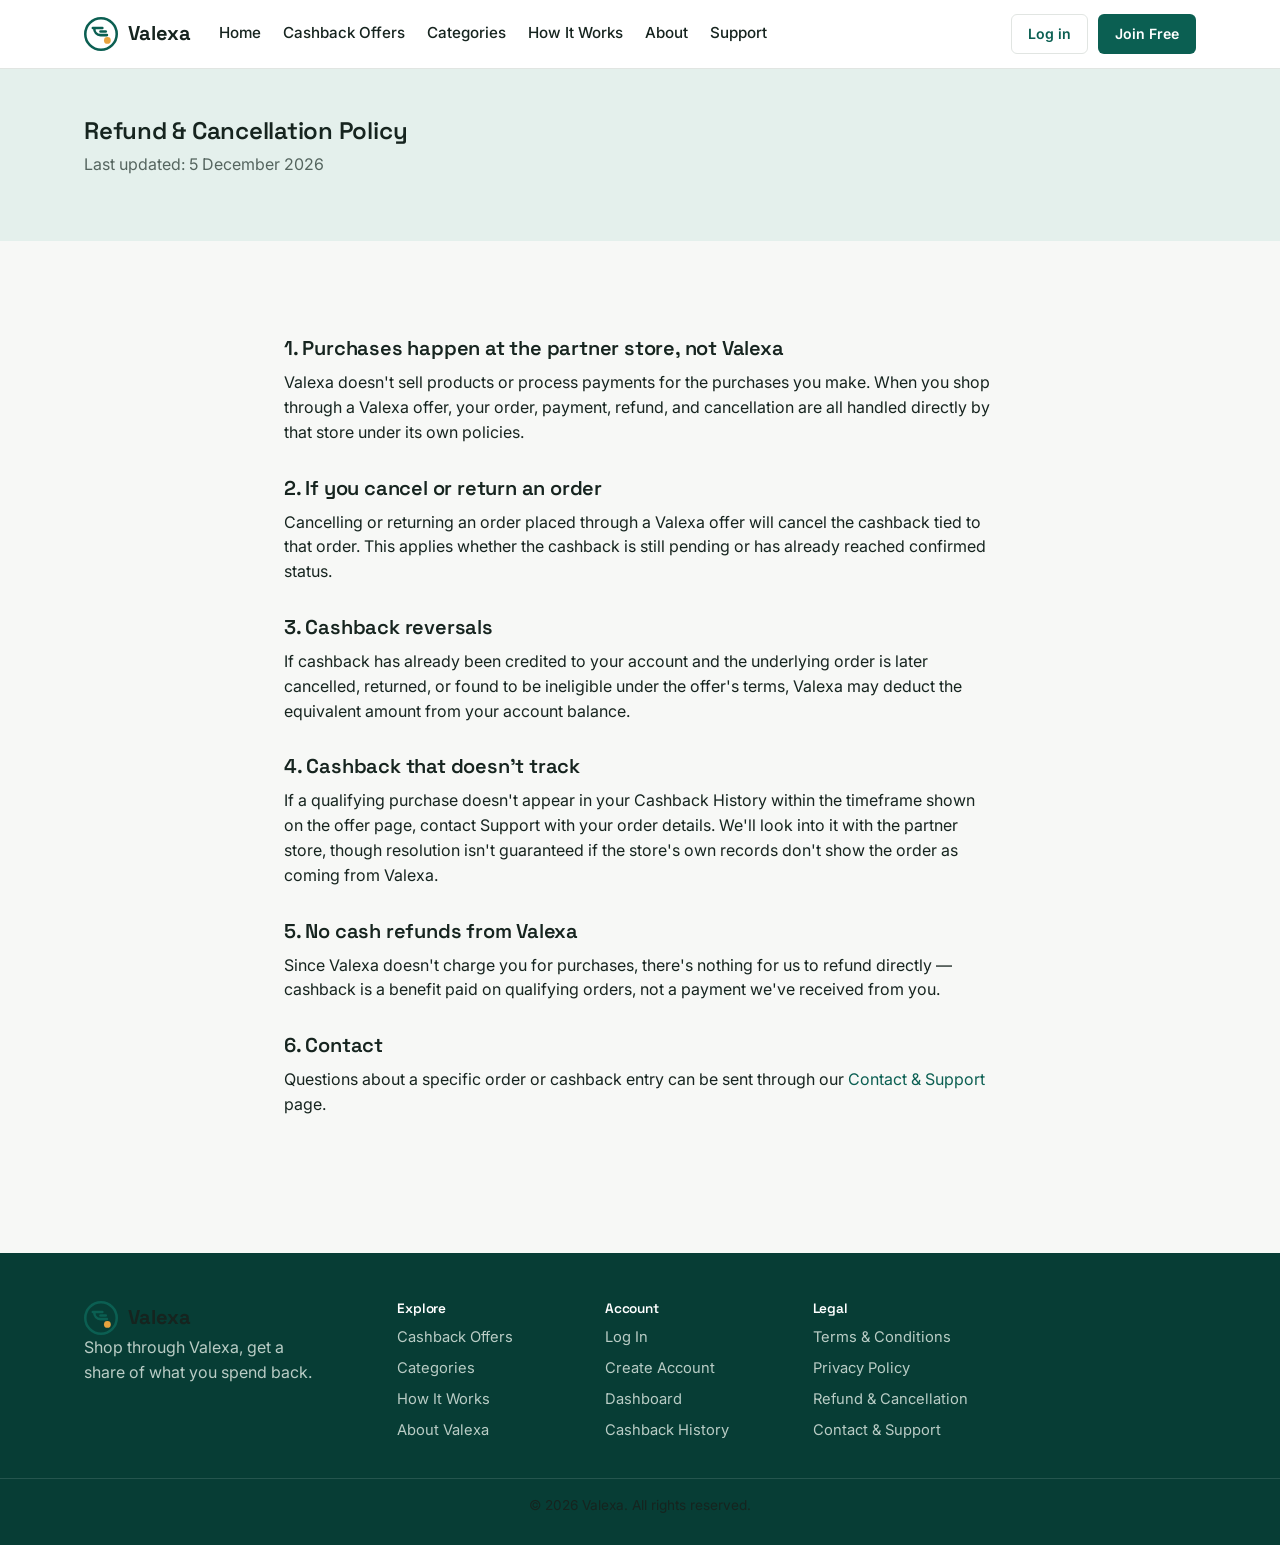
<file: refund-policy.html>
<!DOCTYPE html>
<html lang="en">
<head>
<meta charset="UTF-8">
<meta name="viewport" content="width=device-width, initial-scale=1.0">
<title>Refund & Cancellation Policy — Valexa</title>
<link rel="icon" href="data:,">
<link rel="stylesheet" href="css/style.css">
</head>
<body>

<header class="site-header" id="site-header"></header>

<main>
  <section class="page-hero">
    <div class="container">
      <h1>Refund &amp; Cancellation Policy</h1>
      <p class="text-muted">Last updated: <span id="refund-date"></span></p>
    </div>
  </section>

  <section class="section">
    <div class="container prose">
      <h2>1. Purchases happen at the partner store, not Valexa</h2>
      <p>Valexa doesn't sell products or process payments for the purchases you make. When you shop through a Valexa offer, your order, payment, refund, and cancellation are all handled directly by that store under its own policies.</p>

      <h2>2. If you cancel or return an order</h2>
      <p>Cancelling or returning an order placed through a Valexa offer will cancel the cashback tied to that order. This applies whether the cashback is still pending or has already reached confirmed status.</p>

      <h2>3. Cashback reversals</h2>
      <p>If cashback has already been credited to your account and the underlying order is later cancelled, returned, or found to be ineligible under the offer's terms, Valexa may deduct the equivalent amount from your account balance.</p>

      <h2>4. Cashback that doesn't track</h2>
      <p>If a qualifying purchase doesn't appear in your Cashback History within the timeframe shown on the offer page, contact Support with your order details. We'll look into it with the partner store, though resolution isn't guaranteed if the store's own records don't show the order as coming from Valexa.</p>

      <h2>5. No cash refunds from Valexa</h2>
      <p>Since Valexa doesn't charge you for purchases, there's nothing for us to refund directly — cashback is a benefit paid on qualifying orders, not a payment we've received from you.</p>

      <h2>6. Contact</h2>
      <p>Questions about a specific order or cashback entry can be sent through our <a href="contact.html">Contact &amp; Support</a> page.</p>
    </div>
  </section>
</main>

<footer class="site-footer" id="site-footer"></footer>

<script src="js/config.js"></script>
<script src="js/data.js"></script>
<script src="js/auth.js"></script>
<script src="js/app.js"></script>
<script>
  renderLayout("");
  document.getElementById("refund-date").textContent = new Date().toLocaleDateString("en-IN", { day: "numeric", month: "long", year: "numeric" });
</script>
</body>
</html>
</file>
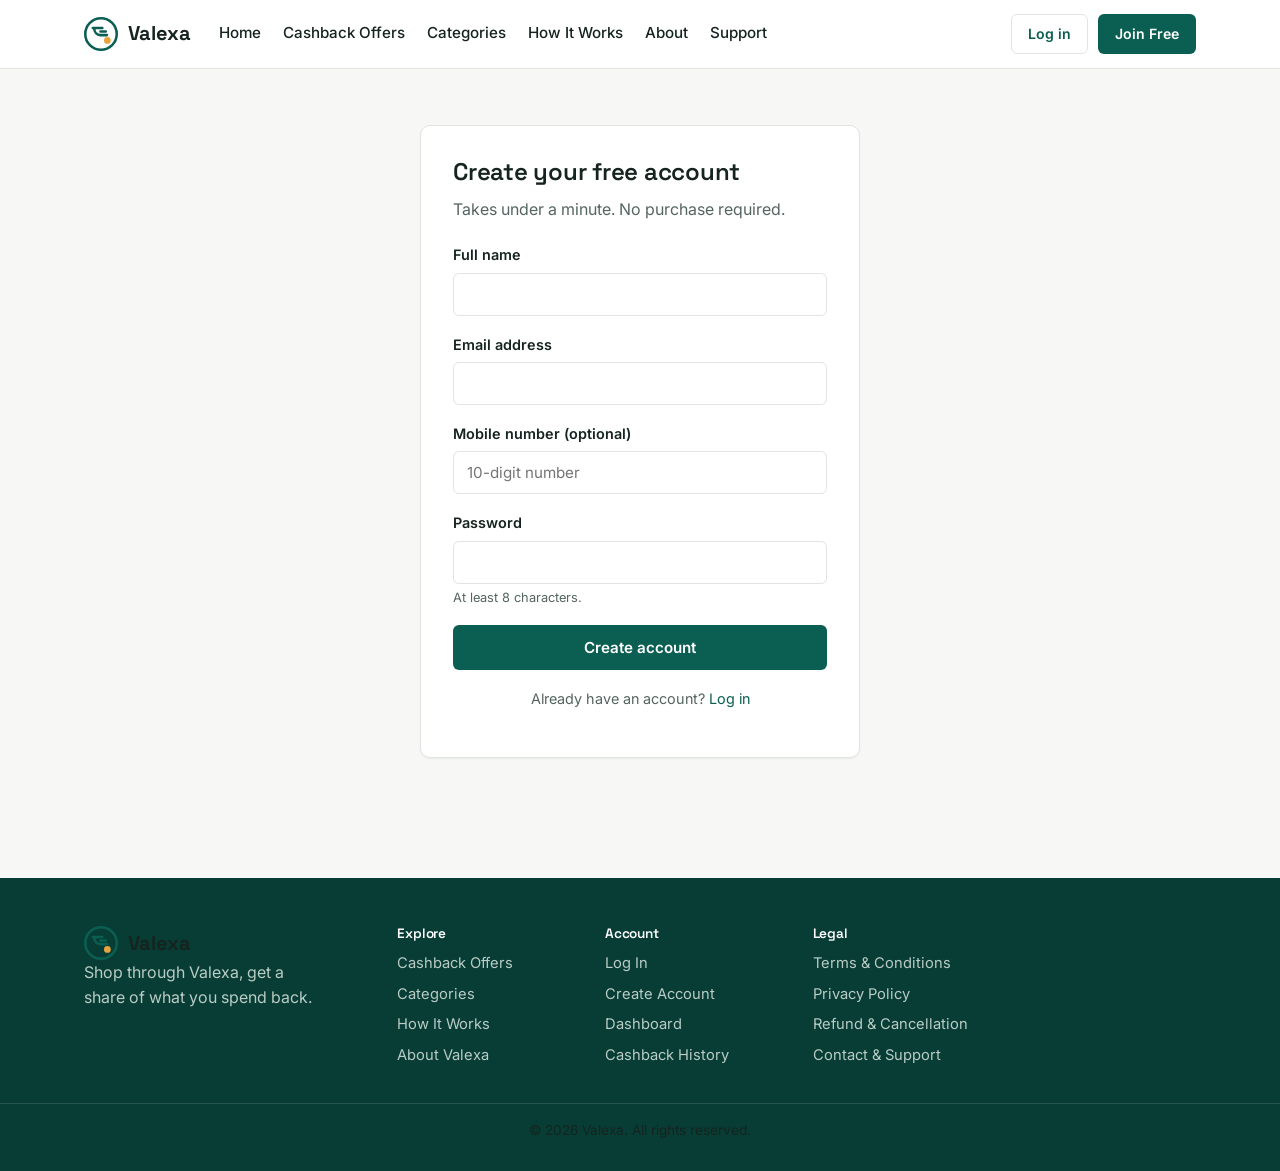
<file: register.html>
<!DOCTYPE html>
<html lang="en">
<head>
<meta charset="UTF-8">
<meta name="viewport" content="width=device-width, initial-scale=1.0">
<title>Create Account — Valexa</title>
<link rel="icon" href="data:,">
<link rel="stylesheet" href="css/style.css">
</head>
<body>

<header class="site-header" id="site-header"></header>

<main>
  <section class="section">
    <div class="container">
      <div class="form-card">
        <h1 style="font-size:1.5rem;">Create your free account</h1>
        <p class="text-muted" style="margin-bottom:22px;">Takes under a minute. No purchase required.</p>

        <div id="register-message" class="form-message" hidden></div>

        <form id="register-form">
          <div class="form-field">
            <label for="name">Full name</label>
            <input type="text" id="name" required autocomplete="name">
          </div>
          <div class="form-field">
            <label for="email">Email address</label>
            <input type="email" id="email" required autocomplete="email">
          </div>
          <div class="form-field">
            <label for="phone">Mobile number (optional)</label>
            <input type="tel" id="phone" placeholder="10-digit number" autocomplete="tel">
          </div>
          <div class="form-field">
            <label for="password">Password</label>
            <input type="password" id="password" required autocomplete="new-password">
            <p class="form-hint">At least 8 characters.</p>
          </div>
          <button type="submit" class="btn btn-primary btn-block">Create account</button>
        </form>

        <p class="form-foot">Already have an account? <a href="login.html">Log in</a></p>
      </div>
    </div>
  </section>
</main>

<footer class="site-footer" id="site-footer"></footer>

<script src="js/config.js"></script>
<script src="js/data.js"></script>
<script src="js/auth.js"></script>
<script src="js/app.js"></script>
<script>
  renderLayout("");
  if (getCurrentUser()) window.location.href = "dashboard.html";

  const form = document.getElementById("register-form");
  const msgEl = document.getElementById("register-message");

  form.addEventListener("submit", async (e) => {
    e.preventDefault();
    clearFormMessage(msgEl);
    const submitBtn = form.querySelector("button[type=submit]");
    submitBtn.disabled = true;

    const result = await registerUser({
      name: document.getElementById("name").value,
      email: document.getElementById("email").value,
      phone: document.getElementById("phone").value,
      password: document.getElementById("password").value,
    });

    submitBtn.disabled = false;
    if (!result.ok) {
      showFormMessage(msgEl, result.error);
      return;
    }
    window.location.href = "dashboard.html";
  });
</script>
</body>
</html>
</file>
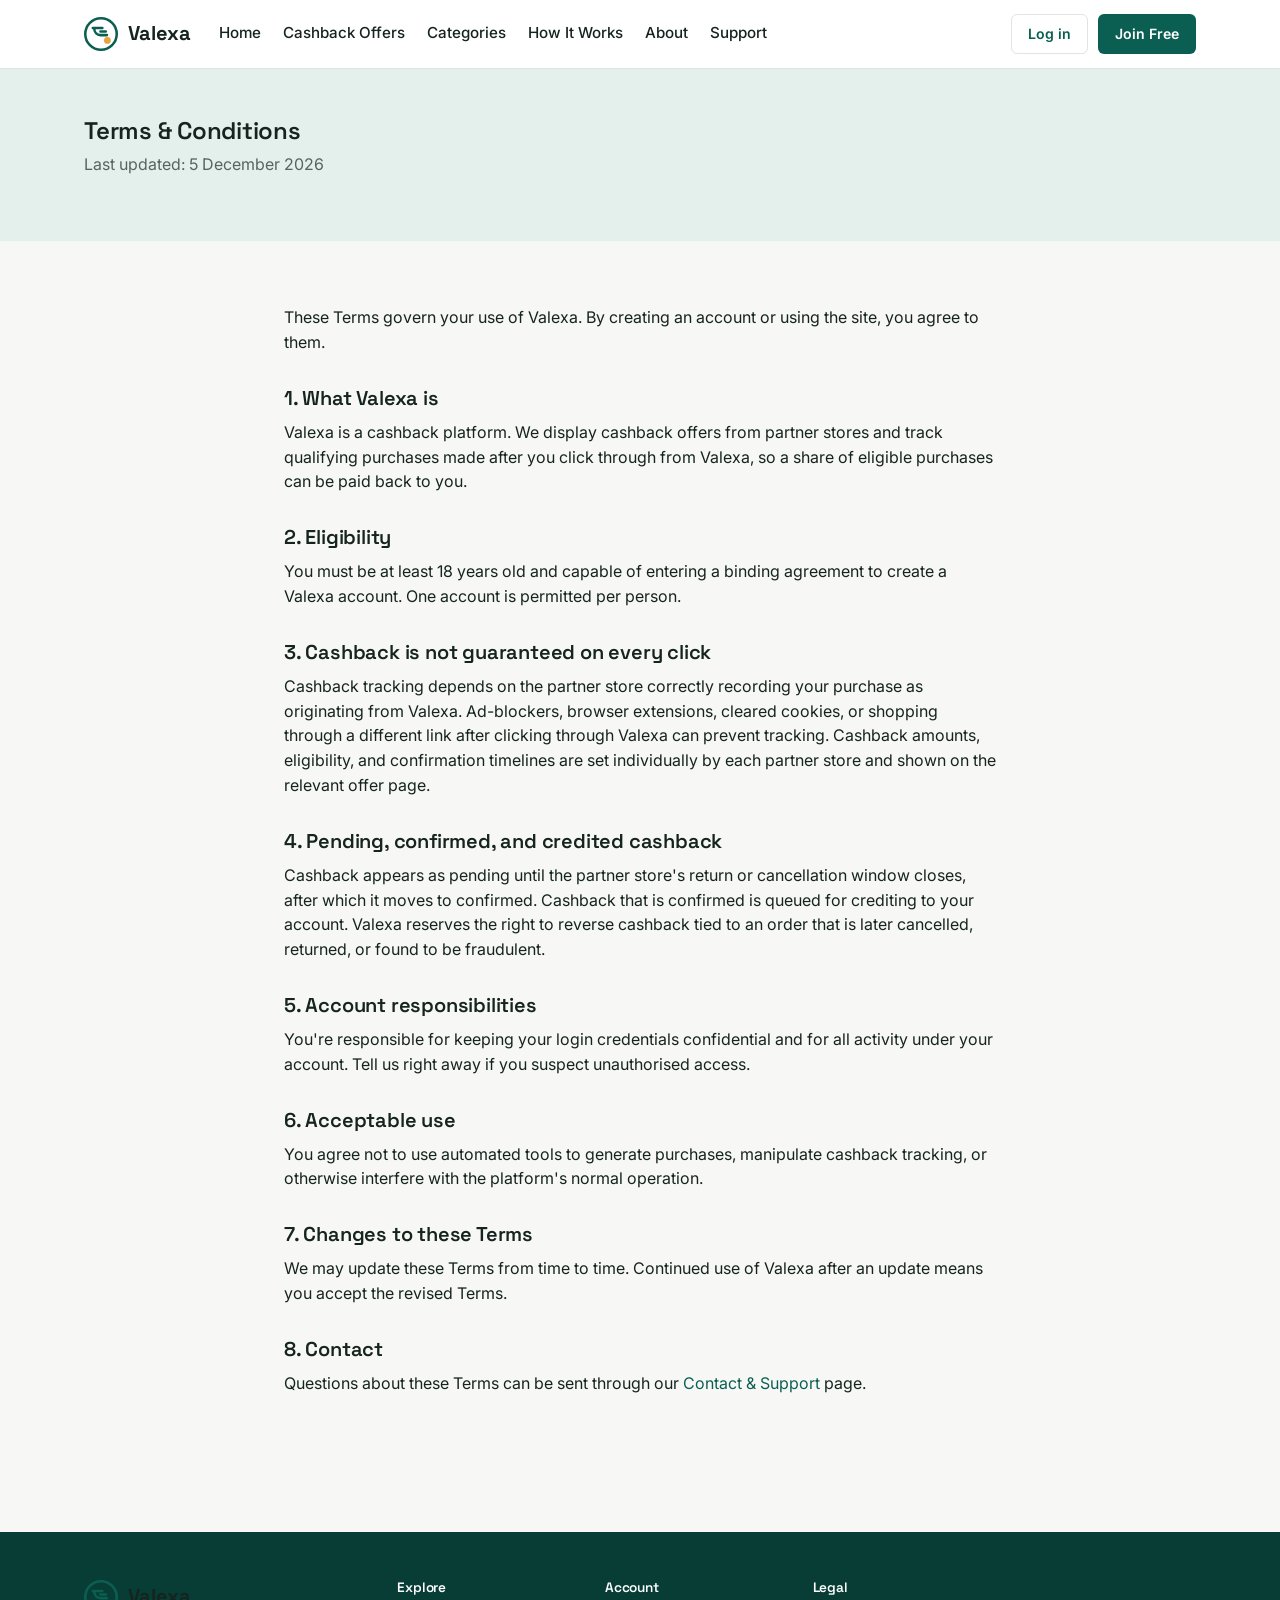
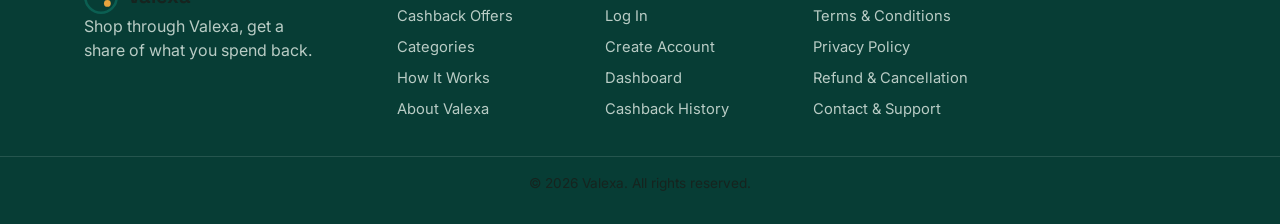
<file: terms.html>
<!DOCTYPE html>
<html lang="en">
<head>
<meta charset="UTF-8">
<meta name="viewport" content="width=device-width, initial-scale=1.0">
<title>Terms & Conditions — Valexa</title>
<link rel="icon" href="data:,">
<link rel="stylesheet" href="css/style.css">
</head>
<body>

<header class="site-header" id="site-header"></header>

<main>
  <section class="page-hero">
    <div class="container">
      <h1>Terms &amp; Conditions</h1>
      <p class="text-muted">Last updated: <span id="terms-date"></span></p>
    </div>
  </section>

  <section class="section">
    <div class="container prose">
      <p>These Terms govern your use of Valexa. By creating an account or using the site, you agree to them.</p>

      <h2>1. What Valexa is</h2>
      <p>Valexa is a cashback platform. We display cashback offers from partner stores and track qualifying purchases made after you click through from Valexa, so a share of eligible purchases can be paid back to you.</p>

      <h2>2. Eligibility</h2>
      <p>You must be at least 18 years old and capable of entering a binding agreement to create a Valexa account. One account is permitted per person.</p>

      <h2>3. Cashback is not guaranteed on every click</h2>
      <p>Cashback tracking depends on the partner store correctly recording your purchase as originating from Valexa. Ad-blockers, browser extensions, cleared cookies, or shopping through a different link after clicking through Valexa can prevent tracking. Cashback amounts, eligibility, and confirmation timelines are set individually by each partner store and shown on the relevant offer page.</p>

      <h2>4. Pending, confirmed, and credited cashback</h2>
      <p>Cashback appears as pending until the partner store's return or cancellation window closes, after which it moves to confirmed. Cashback that is confirmed is queued for crediting to your account. Valexa reserves the right to reverse cashback tied to an order that is later cancelled, returned, or found to be fraudulent.</p>

      <h2>5. Account responsibilities</h2>
      <p>You're responsible for keeping your login credentials confidential and for all activity under your account. Tell us right away if you suspect unauthorised access.</p>

      <h2>6. Acceptable use</h2>
      <p>You agree not to use automated tools to generate purchases, manipulate cashback tracking, or otherwise interfere with the platform's normal operation.</p>

      <h2>7. Changes to these Terms</h2>
      <p>We may update these Terms from time to time. Continued use of Valexa after an update means you accept the revised Terms.</p>

      <h2>8. Contact</h2>
      <p>Questions about these Terms can be sent through our <a href="contact.html">Contact &amp; Support</a> page.</p>
    </div>
  </section>
</main>

<footer class="site-footer" id="site-footer"></footer>

<script src="js/config.js"></script>
<script src="js/data.js"></script>
<script src="js/auth.js"></script>
<script src="js/app.js"></script>
<script>
  renderLayout("");
  document.getElementById("terms-date").textContent = new Date().toLocaleDateString("en-IN", { day: "numeric", month: "long", year: "numeric" });
</script>
</body>
</html>
</file>
<file: css/style.css>
/* =========================================================
   VALEXA — design tokens
   Palette: deep teal (trust/finance) + warm gold (the cashback
   moment) on a cool off-white, kept deliberately calm everywhere
   the gold accent isn't doing the talking.
   Type: Space Grotesk for headings (structural, slightly technical),
   Inter for body copy (quiet, highly readable at small sizes).
========================================================= */
@import url("https://fonts.googleapis.com/css2?family=Space+Grotesk:wght@500;600;700&family=Inter:wght@400;500;600;700&display=swap");

:root {
  --color-primary: #0B5F52;
  --color-primary-dark: #073D35;
  --color-primary-tint: #E4F0EC;
  --color-accent: #E7A33E;
  --color-accent-dark: #C6841F;
  --color-bg: #F7F8F6;
  --color-surface: #FFFFFF;
  --color-text: #16241F;
  --color-text-muted: #55655F;
  --color-border: #E1E5E2;
  --color-error: #B3392F;
  --color-error-tint: #FBEAE8;
  --color-success: #1F7A54;
  --color-success-tint: #E7F4EE;
  --font-head: "Space Grotesk", "Segoe UI", sans-serif;
  --font-body: "Inter", "Segoe UI", sans-serif;
  --radius-sm: 6px;
  --radius-md: 10px;
  --container: 1160px;
  --shadow-card: 0 1px 2px rgba(15, 35, 30, 0.06);
}

* { box-sizing: border-box; }
html { scroll-behavior: smooth; }
body {
  margin: 0;
  font-family: var(--font-body);
  color: var(--color-text);
  background: var(--color-bg);
  line-height: 1.55;
  -webkit-font-smoothing: antialiased;
}
h1, h2, h3, h4 {
  font-family: var(--font-head);
  line-height: 1.15;
  margin: 0 0 0.5em;
  font-weight: 600;
  letter-spacing: -0.01em;
}
p { margin: 0 0 1em; color: var(--color-text); }
a { color: var(--color-primary); text-decoration: none; }
a:hover { text-decoration: underline; }
img, svg { max-width: 100%; display: block; }
ul { padding-left: 1.2em; }
:focus-visible {
  outline: 2px solid var(--color-accent-dark);
  outline-offset: 2px;
}
@media (prefers-reduced-motion: reduce) {
  * { animation-duration: 0.001ms !important; transition-duration: 0.001ms !important; scroll-behavior: auto !important; }
}

.container { max-width: var(--container); margin: 0 auto; padding: 0 24px; }
.section { padding: 56px 0; }
.section-head { max-width: 640px; margin-bottom: 32px; }
.section-head p { color: var(--color-text-muted); }
.text-muted { color: var(--color-text-muted); }
.visually-hidden {
  position: absolute; width: 1px; height: 1px; overflow: hidden;
  clip: rect(0,0,0,0); white-space: nowrap; border: 0; padding: 0; margin: -1px;
}

/* ---------- Buttons ---------- */
.btn {
  display: inline-flex; align-items: center; justify-content: center;
  gap: 8px; font-family: var(--font-body); font-weight: 600; font-size: 0.95rem;
  padding: 12px 22px; border-radius: var(--radius-sm); border: 1px solid transparent;
  cursor: pointer; text-decoration: none; transition: background-color 0.15s ease, border-color 0.15s ease;
}
.btn:hover { text-decoration: none; }
.btn-primary { background: var(--color-primary); color: #fff; }
.btn-primary:hover { background: var(--color-primary-dark); }
.btn-accent { background: var(--color-accent); color: #29200A; }
.btn-accent:hover { background: var(--color-accent-dark); }
.btn-ghost { background: transparent; color: var(--color-primary); border-color: var(--color-border); }
.btn-ghost:hover { background: var(--color-primary-tint); }
.btn-sm { padding: 8px 16px; font-size: 0.88rem; }
.btn-block { width: 100%; }
.btn[disabled] { opacity: 0.6; cursor: not-allowed; }

/* ---------- Header ---------- */
.site-header { position: sticky; top: 0; background: var(--color-surface); border-bottom: 1px solid var(--color-border); z-index: 50; }
.header-inner { max-width: var(--container); margin: 0 auto; padding: 14px 24px; display: flex; align-items: center; gap: 28px; }
.brand { display: flex; align-items: center; gap: 10px; }
.brand-name { font-family: var(--font-head); font-weight: 700; font-size: 1.25rem; color: var(--color-text); }
.main-nav { display: flex; gap: 22px; flex: 1; }
.nav-link { color: var(--color-text); font-weight: 500; font-size: 0.95rem; padding: 6px 0; border-bottom: 2px solid transparent; }
.nav-link:hover { text-decoration: none; color: var(--color-primary); }
.nav-link[aria-current="page"] { color: var(--color-primary); border-bottom-color: var(--color-accent); }
.header-actions { display: flex; align-items: center; gap: 10px; }
.nav-toggle { display: none; flex-direction: column; gap: 4px; background: none; border: none; cursor: pointer; padding: 6px; }
.nav-toggle span { width: 22px; height: 2px; background: var(--color-text); border-radius: 1px; }

@media (max-width: 860px) {
  .main-nav {
    display: none; position: absolute; top: 100%; left: 0; right: 0;
    background: var(--color-surface); border-bottom: 1px solid var(--color-border);
    flex-direction: column; padding: 12px 24px 20px; gap: 4px;
  }
  .main-nav.is-open { display: flex; }
  .nav-toggle { display: flex; }
  .header-actions .btn-ghost { display: none; }
}

/* ---------- Footer ---------- */
.site-footer { background: var(--color-primary-dark); color: #E7EFEC; margin-top: 64px; }
.footer-inner { max-width: var(--container); margin: 0 auto; padding: 48px 24px 28px; display: grid; grid-template-columns: 1.6fr 1fr 1fr 1fr 1fr; gap: 32px; }
.site-footer .footer-tagline { color: #B9CCC5; max-width: 240px; }
.footer-col h3 { font-size: 0.85rem; text-transform: none; color: #fff; margin-bottom: 10px; }
.footer-col a, .footer-col p { display: block; color: #B9CCC5; margin-bottom: 8px; font-size: 0.92rem; }
.footer-col a:hover { color: #fff; }
.footer-bottom { border-top: 1px solid rgba(255,255,255,0.12); padding: 16px 24px; text-align: center; font-size: 0.85rem; color: #9FB6AE; }
@media (max-width: 860px) { .footer-inner { grid-template-columns: 1fr 1fr; } }

/* ---------- Hero ---------- */
.hero { padding: 64px 0 40px; }
.hero-inner { display: grid; grid-template-columns: 1.1fr 0.9fr; gap: 48px; align-items: center; }
.hero h1 { font-size: clamp(2rem, 4vw, 2.9rem); max-width: 12ch; }
.hero-sub { font-size: 1.1rem; color: var(--color-text-muted); max-width: 46ch; }
.hero-actions { display: flex; gap: 12px; margin-top: 24px; flex-wrap: wrap; }
.hero-note { margin-top: 18px; font-size: 0.85rem; color: var(--color-text-muted); }
@media (max-width: 860px) { .hero-inner { grid-template-columns: 1fr; } }

.hero-panel {
  background: var(--color-surface); border: 1px solid var(--color-border);
  border-radius: var(--radius-md); padding: 24px; box-shadow: var(--shadow-card);
}
.hero-panel-row { display: flex; justify-content: space-between; align-items: baseline; padding: 12px 0; border-bottom: 1px dashed var(--color-border); }
.hero-panel-row:last-child { border-bottom: none; }
.hero-panel-row .amount { font-family: var(--font-head); font-weight: 700; font-size: 1.3rem; color: var(--color-primary); }

/* ---------- How it works strip on home ---------- */
.steps-grid { display: grid; grid-template-columns: repeat(3, 1fr); gap: 24px; }
.step-card { background: var(--color-surface); border: 1px solid var(--color-border); border-radius: var(--radius-md); padding: 24px; }
.step-num { font-family: var(--font-head); font-weight: 700; color: var(--color-accent-dark); font-size: 0.9rem; margin-bottom: 10px; }
@media (max-width: 720px) { .steps-grid { grid-template-columns: 1fr; } }

/* ---------- Category grid ---------- */
.category-grid { display: grid; grid-template-columns: repeat(5, 1fr); gap: 16px; }
.category-card {
  display: flex; flex-direction: column; align-items: flex-start; gap: 10px;
  background: var(--color-surface); border: 1px solid var(--color-border);
  border-radius: var(--radius-md); padding: 18px; color: var(--color-text);
}
.category-card:hover { border-color: var(--color-primary); text-decoration: none; }
.category-card .icon-wrap { width: 42px; height: 42px; display: flex; align-items: center; justify-content: center; border-radius: 50%; background: var(--color-primary-tint); color: var(--color-primary); }
.category-card span.cat-name { font-weight: 600; font-size: 0.95rem; }
@media (max-width: 960px) { .category-grid { grid-template-columns: repeat(3, 1fr); } }
@media (max-width: 600px) { .category-grid { grid-template-columns: repeat(2, 1fr); } }

/* ---------- Offer cards ---------- */
.offers-toolbar { display: flex; gap: 12px; flex-wrap: wrap; margin-bottom: 28px; align-items: center; }
.offers-toolbar input[type="search"] { flex: 1; min-width: 220px; }
.offer-grid { display: grid; grid-template-columns: repeat(3, 1fr); gap: 20px; }
.offer-card {
  background: var(--color-surface); border: 1px solid var(--color-border); border-radius: var(--radius-md);
  padding: 20px; display: flex; flex-direction: column; gap: 10px;
  border-left: 4px solid var(--color-accent);
}
.offer-card .merchant { font-family: var(--font-head); font-weight: 600; font-size: 1.05rem; }
.offer-card .cashback-value { color: var(--color-primary); font-weight: 700; font-size: 1.1rem; }
.offer-card .headline { color: var(--color-text-muted); font-size: 0.92rem; flex: 1; }
.offer-card .tag { display: inline-block; font-size: 0.78rem; color: var(--color-text-muted); background: var(--color-bg); padding: 3px 9px; border-radius: 100px; width: fit-content; }
@media (max-width: 960px) { .offer-grid { grid-template-columns: repeat(2, 1fr); } }
@media (max-width: 640px) { .offer-grid { grid-template-columns: 1fr; } }
.empty-state { text-align: center; padding: 48px 16px; color: var(--color-text-muted); }

/* ---------- Offer details ---------- */
.offer-detail-head { display: flex; justify-content: space-between; align-items: flex-start; gap: 24px; flex-wrap: wrap; border-bottom: 1px solid var(--color-border); padding-bottom: 24px; margin-bottom: 24px; }
.offer-detail-cashback { background: var(--color-primary-tint); color: var(--color-primary-dark); padding: 18px 22px; border-radius: var(--radius-md); text-align: center; }
.offer-detail-cashback .amount { display: block; font-family: var(--font-head); font-size: 1.6rem; font-weight: 700; }
.detail-block { margin-bottom: 28px; }
.detail-block h2 { font-size: 1.1rem; }

/* ---------- Forms ---------- */
.form-card { max-width: 440px; margin: 0 auto; background: var(--color-surface); border: 1px solid var(--color-border); border-radius: var(--radius-md); padding: 32px; box-shadow: var(--shadow-card); }
.form-field { margin-bottom: 18px; }
.form-field label { display: block; font-weight: 600; font-size: 0.9rem; margin-bottom: 6px; }
.form-field input, .form-field select, .form-field textarea {
  width: 100%; padding: 11px 13px; border: 1px solid var(--color-border); border-radius: var(--radius-sm);
  font-family: var(--font-body); font-size: 0.95rem; background: #fff; color: var(--color-text);
}
.form-field input:focus, .form-field select:focus, .form-field textarea:focus { border-color: var(--color-primary); }
.form-hint { font-size: 0.8rem; color: var(--color-text-muted); margin-top: 4px; }
.field-error { font-size: 0.82rem; color: var(--color-error); margin-top: 4px; display: none; }
.form-field.has-error input, .form-field.has-error select { border-color: var(--color-error); }
.form-field.has-error .field-error { display: block; }
.form-message { padding: 12px 14px; border-radius: var(--radius-sm); font-size: 0.9rem; margin-bottom: 18px; }
.form-message--error { background: var(--color-error-tint); color: var(--color-error); }
.form-message--success { background: var(--color-success-tint); color: var(--color-success); }
.form-foot { text-align: center; margin-top: 18px; font-size: 0.9rem; color: var(--color-text-muted); }

/* ---------- Dashboard ---------- */
.dash-header { display: flex; justify-content: space-between; align-items: center; margin-bottom: 28px; flex-wrap: wrap; gap: 12px; }
.dash-cards { display: grid; grid-template-columns: repeat(4, 1fr); gap: 18px; margin-bottom: 36px; }
.dash-card { background: var(--color-surface); border: 1px solid var(--color-border); border-radius: var(--radius-md); padding: 20px; }
.dash-card .label { font-size: 0.85rem; color: var(--color-text-muted); margin-bottom: 6px; }
.dash-card .value { font-family: var(--font-head); font-size: 1.5rem; font-weight: 700; }
.dash-card.is-accent { border-color: var(--color-accent); background: #FFF8EC; }
@media (max-width: 960px) { .dash-cards { grid-template-columns: repeat(2, 1fr); } }

.table-wrap { overflow-x: auto; background: var(--color-surface); border: 1px solid var(--color-border); border-radius: var(--radius-md); }
table.data-table { width: 100%; border-collapse: collapse; min-width: 560px; }
.data-table th, .data-table td { text-align: left; padding: 13px 16px; border-bottom: 1px solid var(--color-border); font-size: 0.92rem; }
.data-table th { color: var(--color-text-muted); font-weight: 600; font-size: 0.82rem; }
.status-pill { display: inline-block; padding: 3px 10px; border-radius: 100px; font-size: 0.78rem; font-weight: 600; }
.status-pending { background: #FDF3E1; color: #9A6A0E; }
.status-confirmed { background: var(--color-primary-tint); color: var(--color-primary-dark); }
.status-credited { background: var(--color-success-tint); color: var(--color-success); }

/* ---------- Generic content pages (legal, about) ---------- */
.prose { max-width: 760px; }
.prose h2 { margin-top: 1.6em; font-size: 1.25rem; }
.prose ul { color: var(--color-text); }

.page-hero { background: var(--color-primary-tint); padding: 48px 0; margin-bottom: 8px; }
.page-hero h1 { margin-bottom: 8px; }

.trust-grid { display: grid; grid-template-columns: repeat(3, 1fr); gap: 20px; }
.trust-card { background: var(--color-surface); border: 1px solid var(--color-border); border-radius: var(--radius-md); padding: 22px; }
@media (max-width: 760px) { .trust-grid { grid-template-columns: 1fr; } }

.contact-grid { display: grid; grid-template-columns: 1fr 1fr; gap: 40px; align-items: start; }
@media (max-width: 860px) { .contact-grid { grid-template-columns: 1fr; } }
.contact-info-card { background: var(--color-surface); border: 1px solid var(--color-border); border-radius: var(--radius-md); padding: 24px; }
.contact-info-card dt { font-size: 0.82rem; color: var(--color-text-muted); margin-top: 14px; }
.contact-info-card dd { margin: 2px 0 0; font-weight: 600; }
</file>
